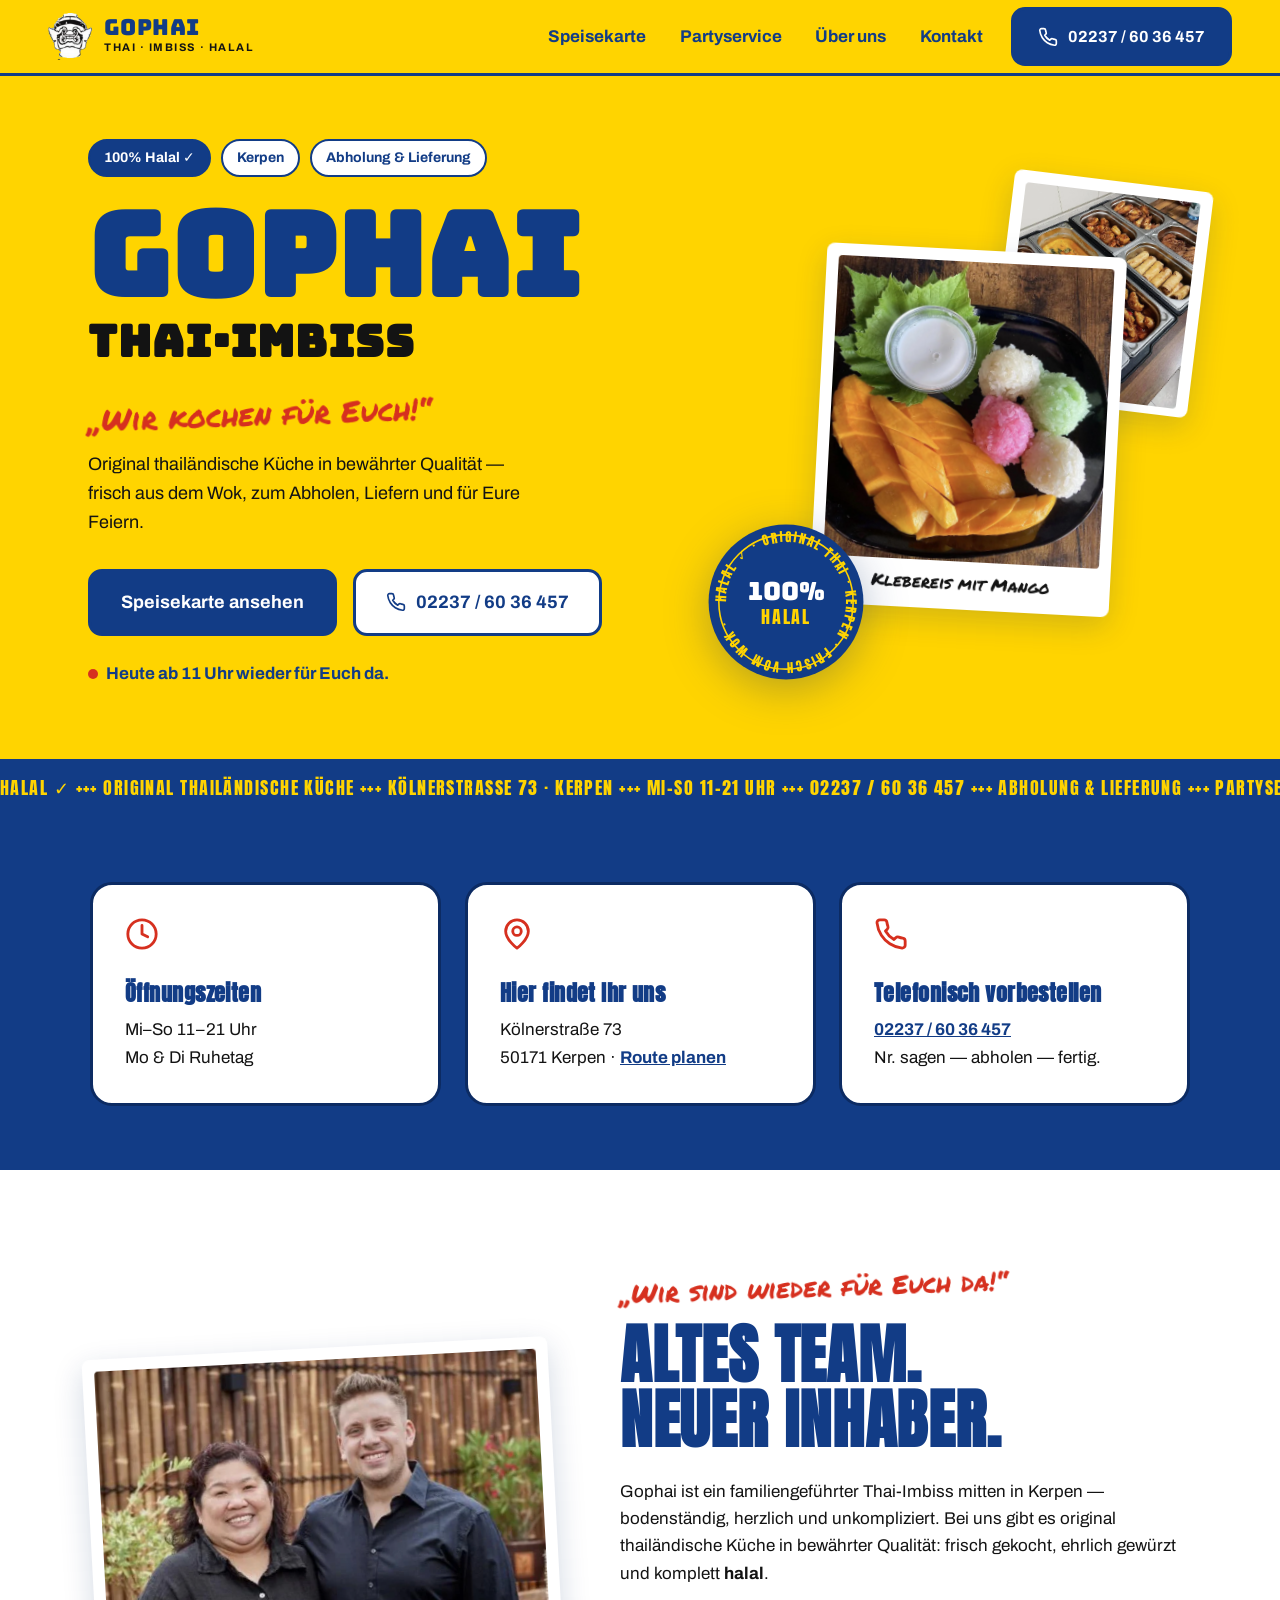
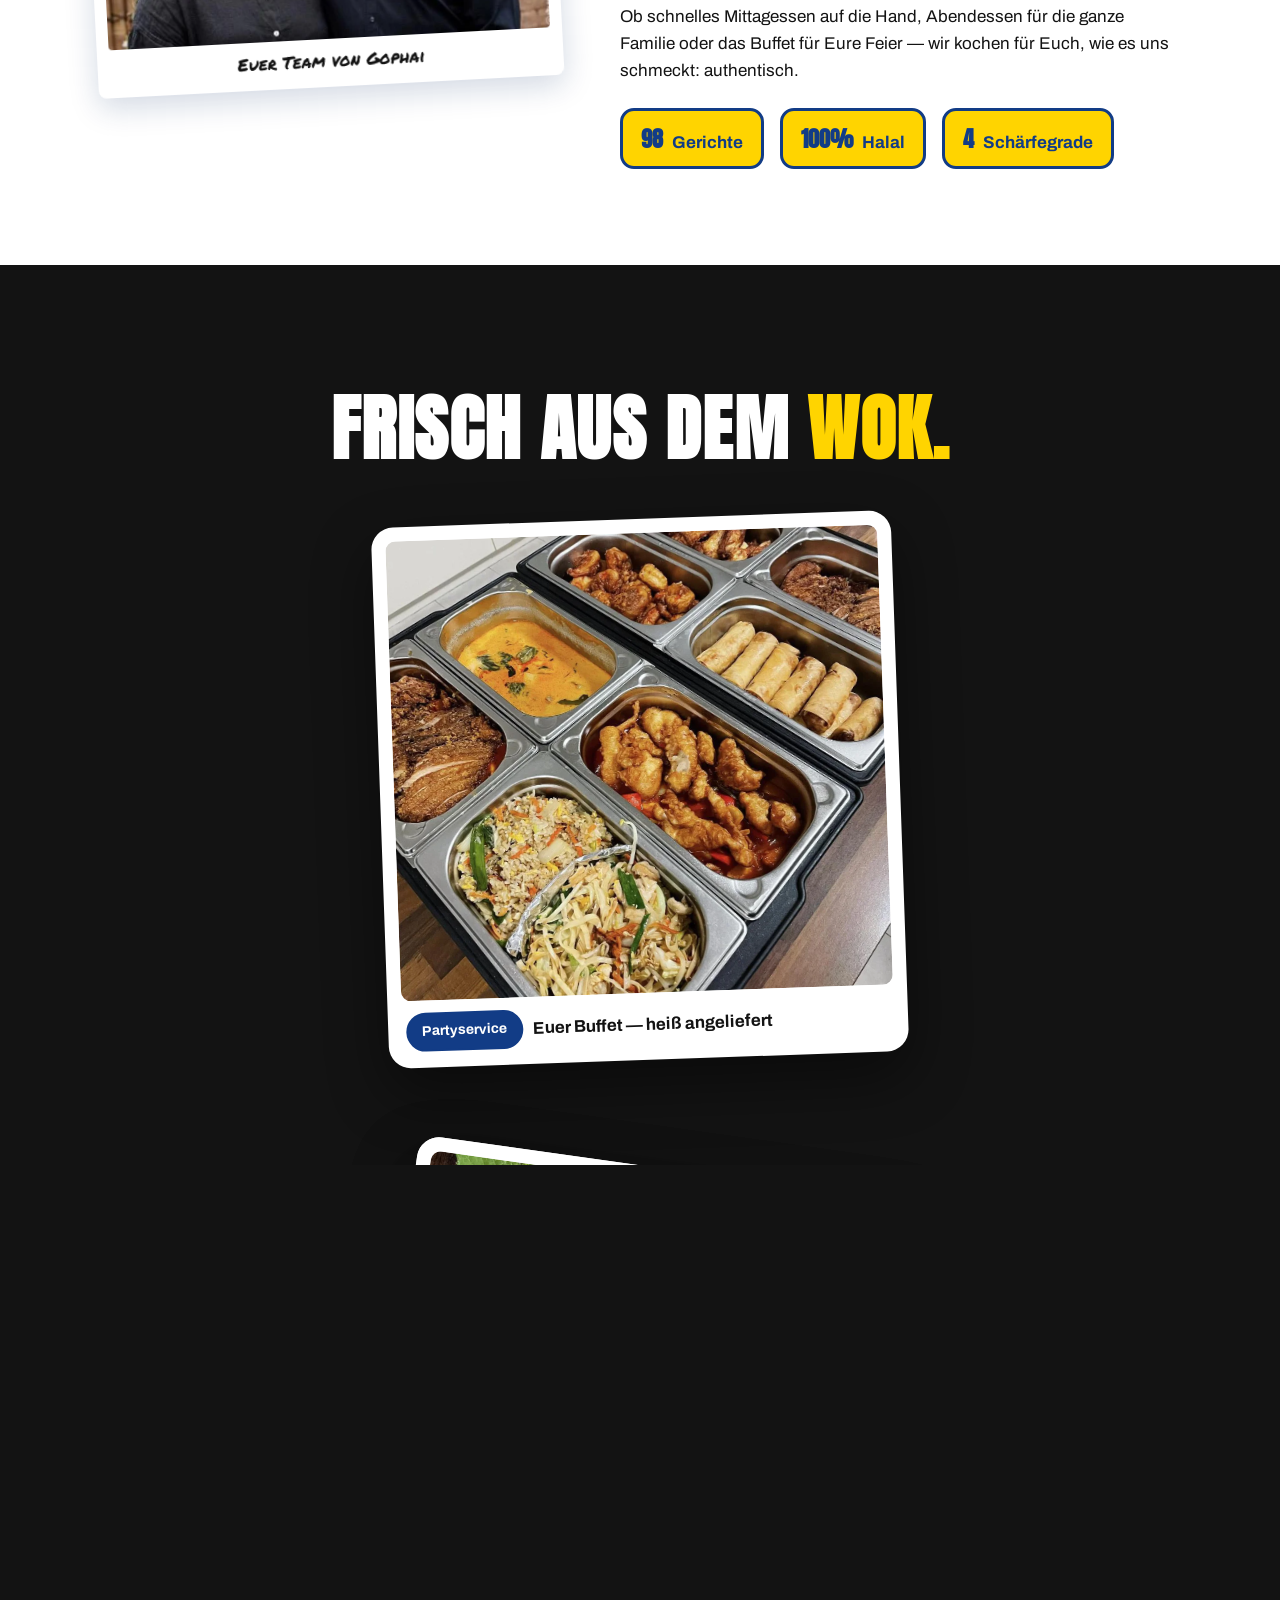
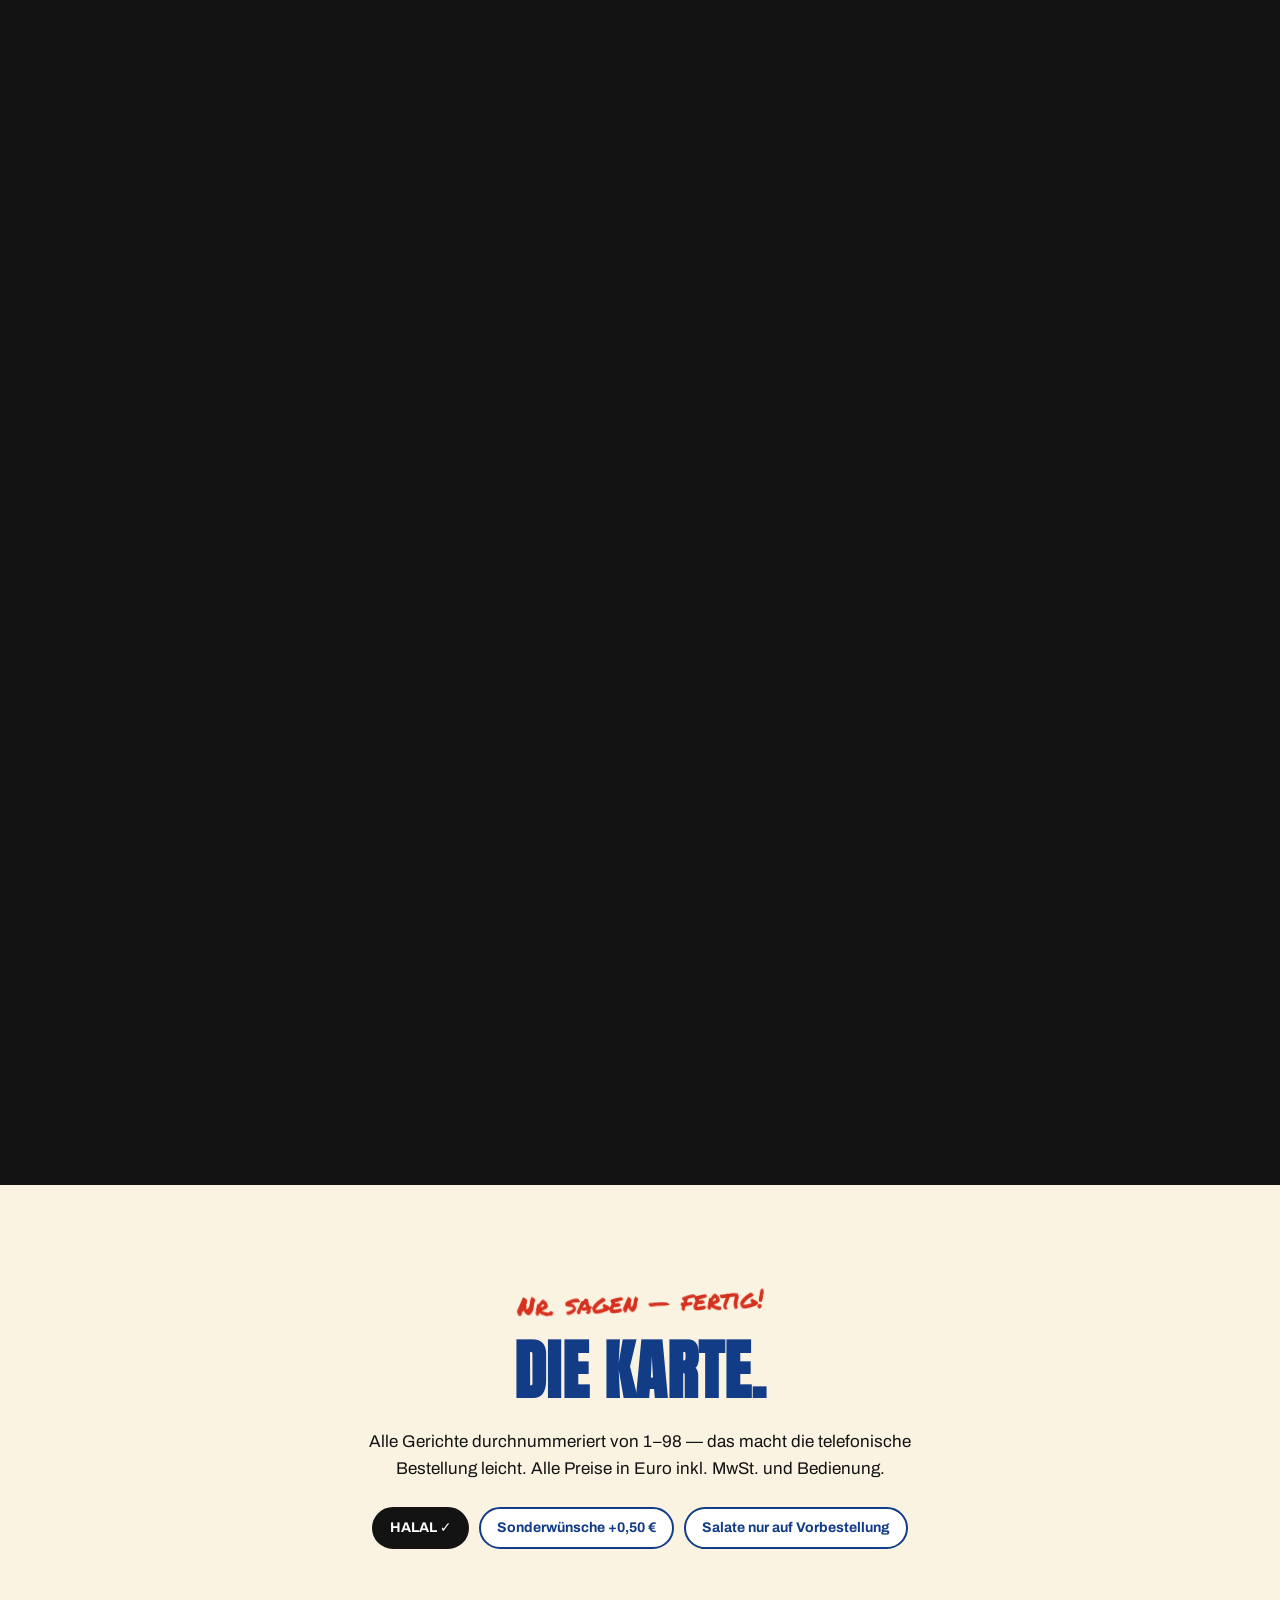
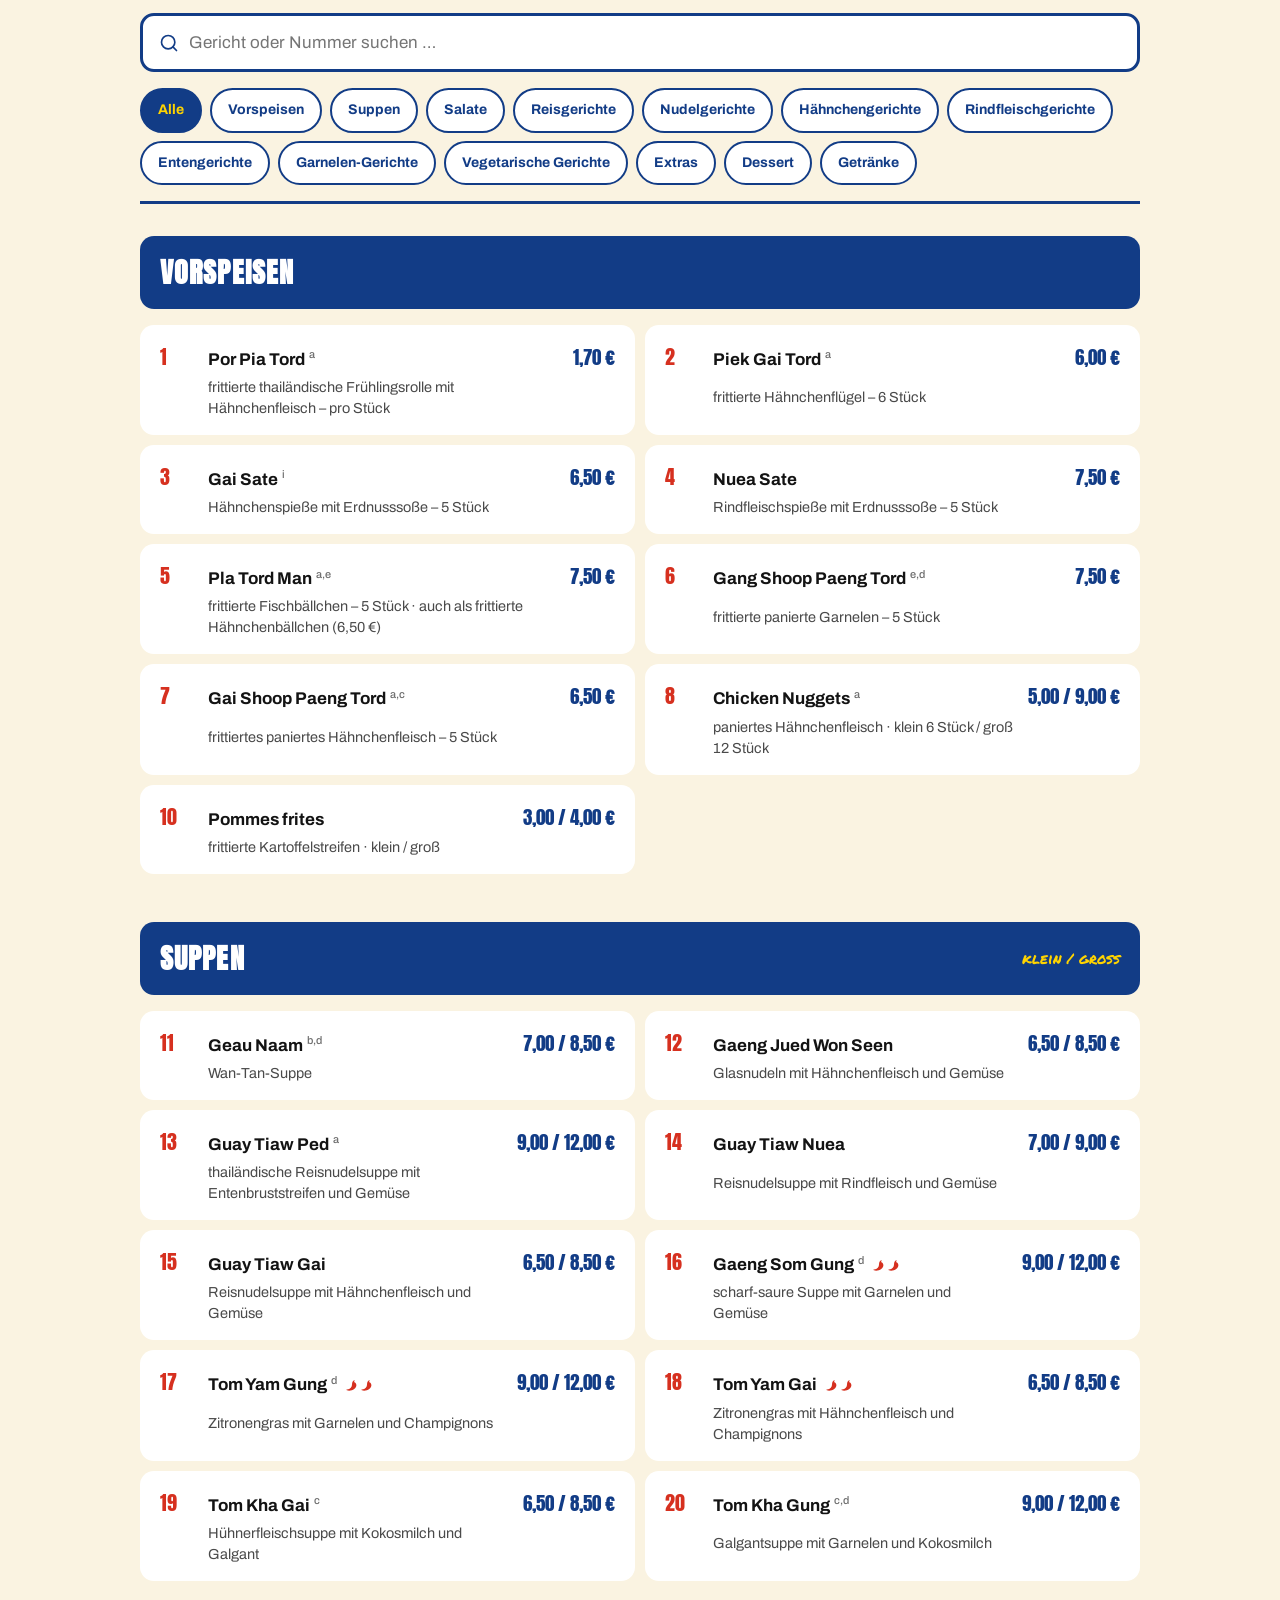
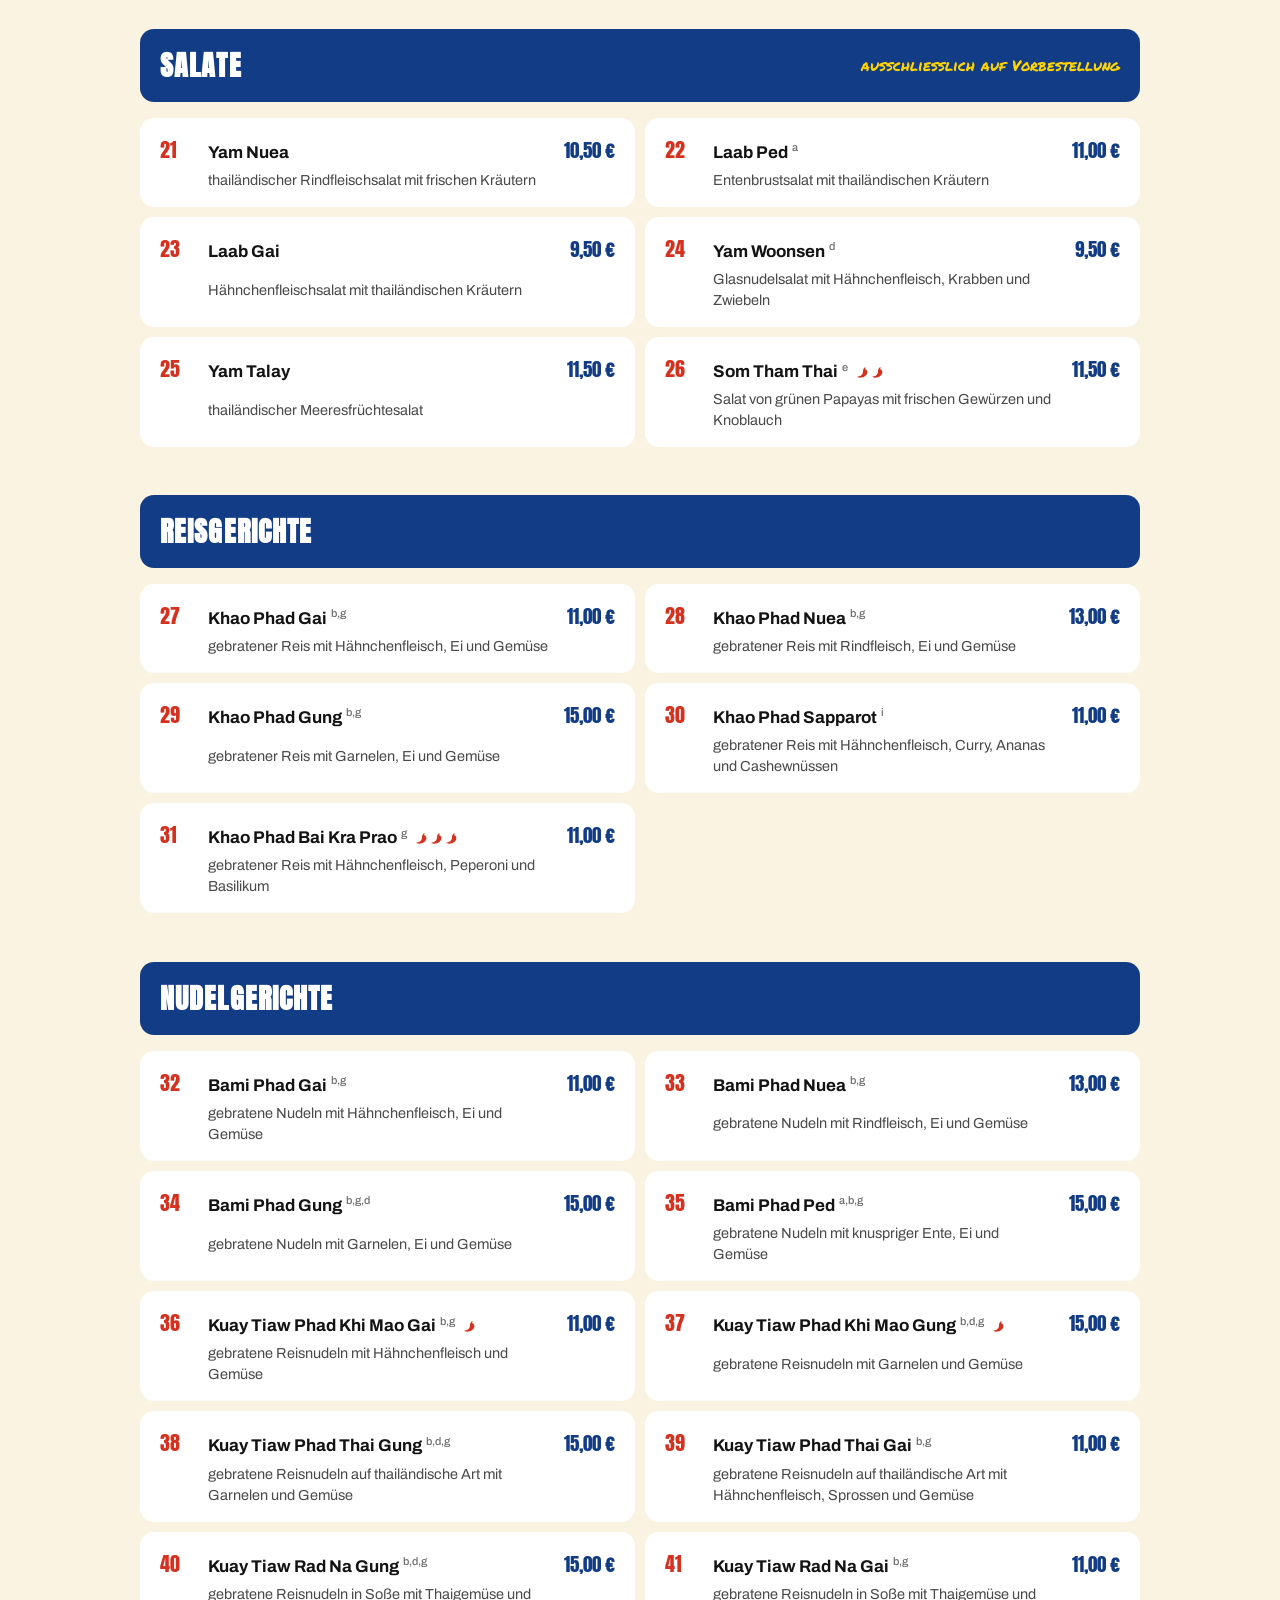
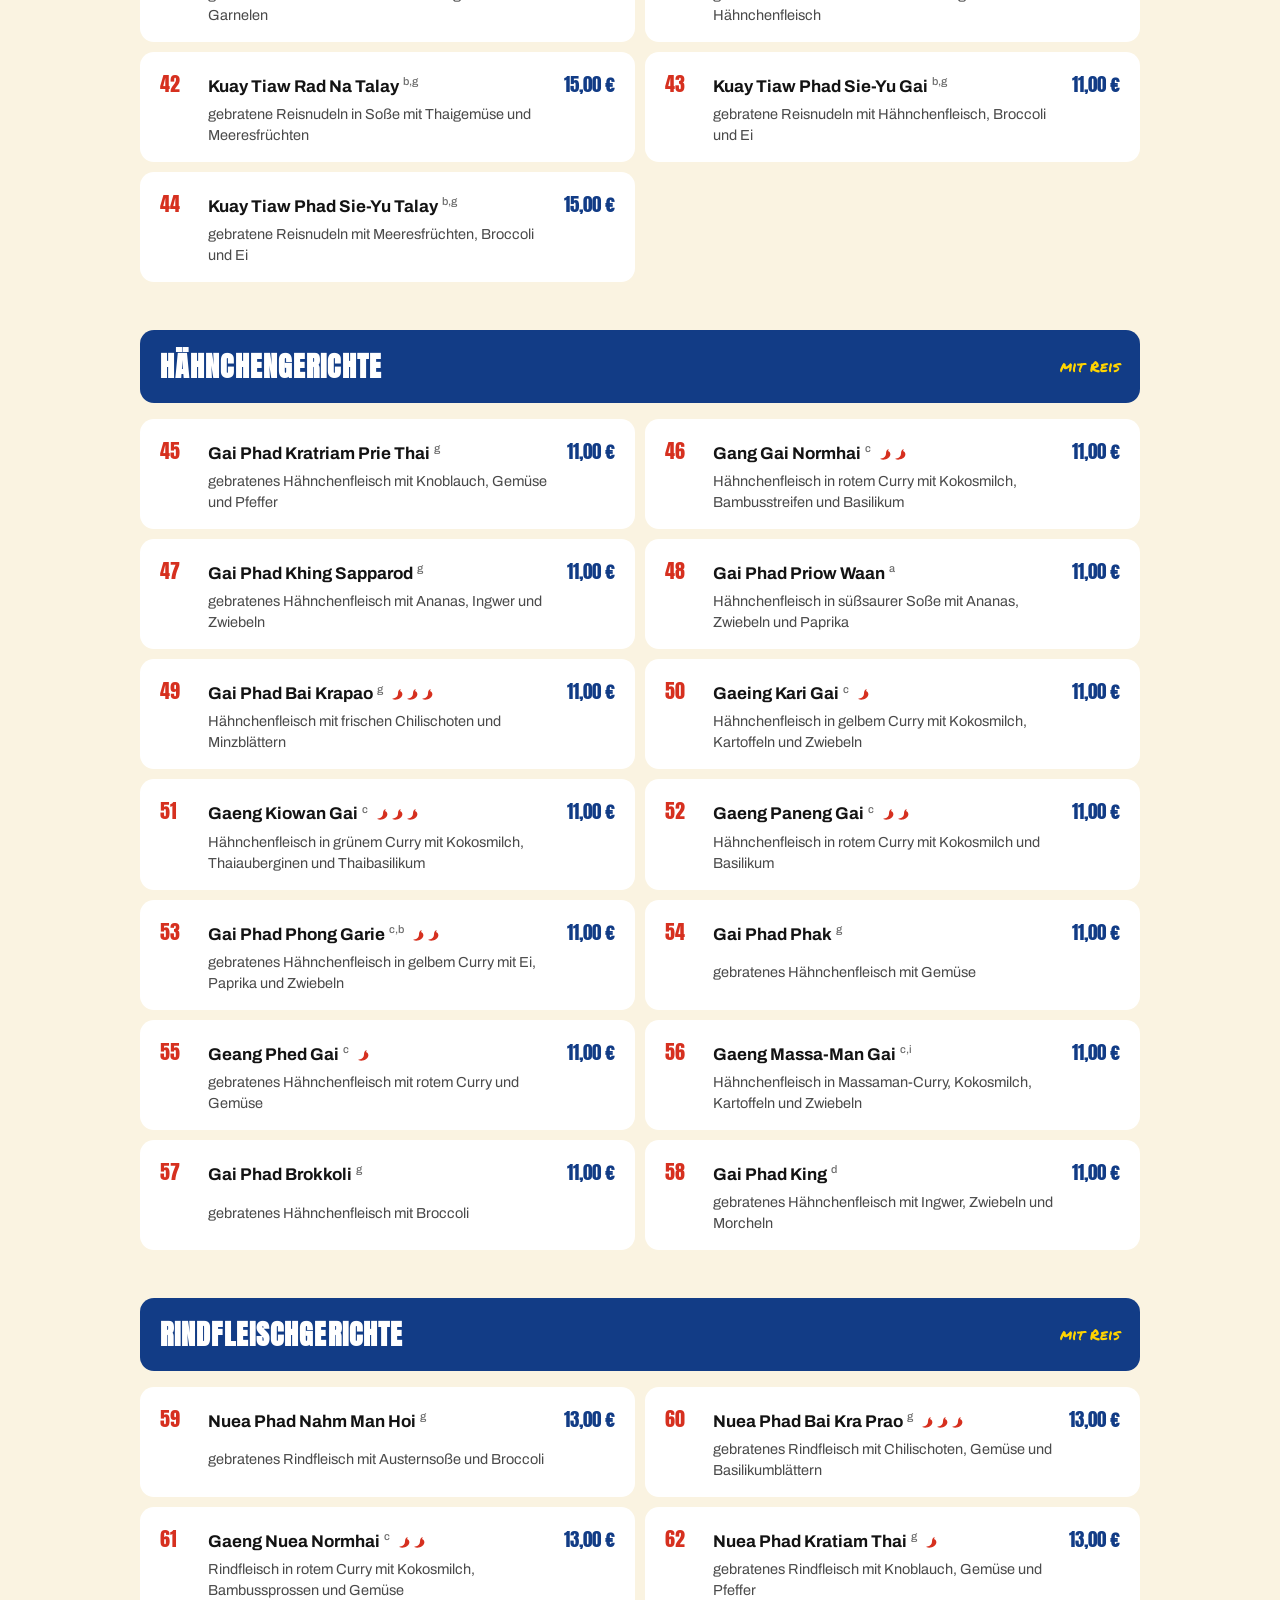
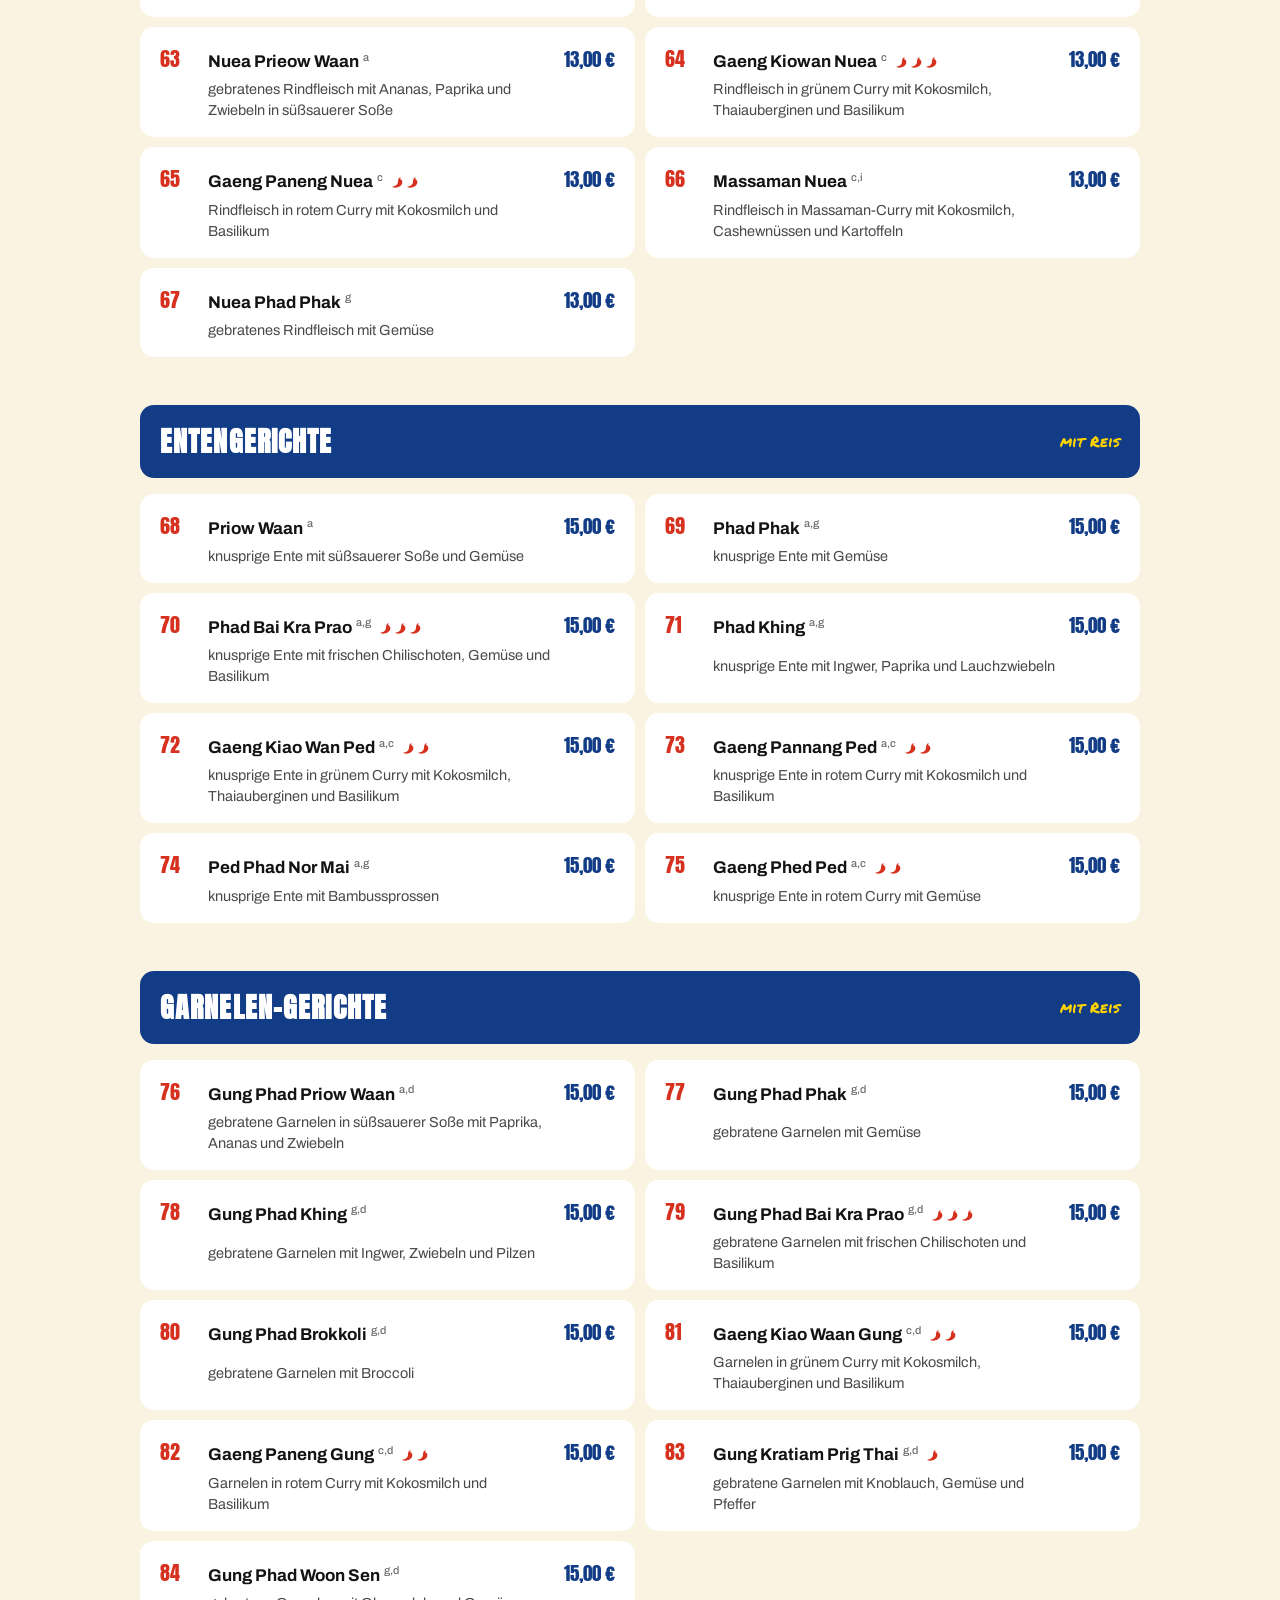
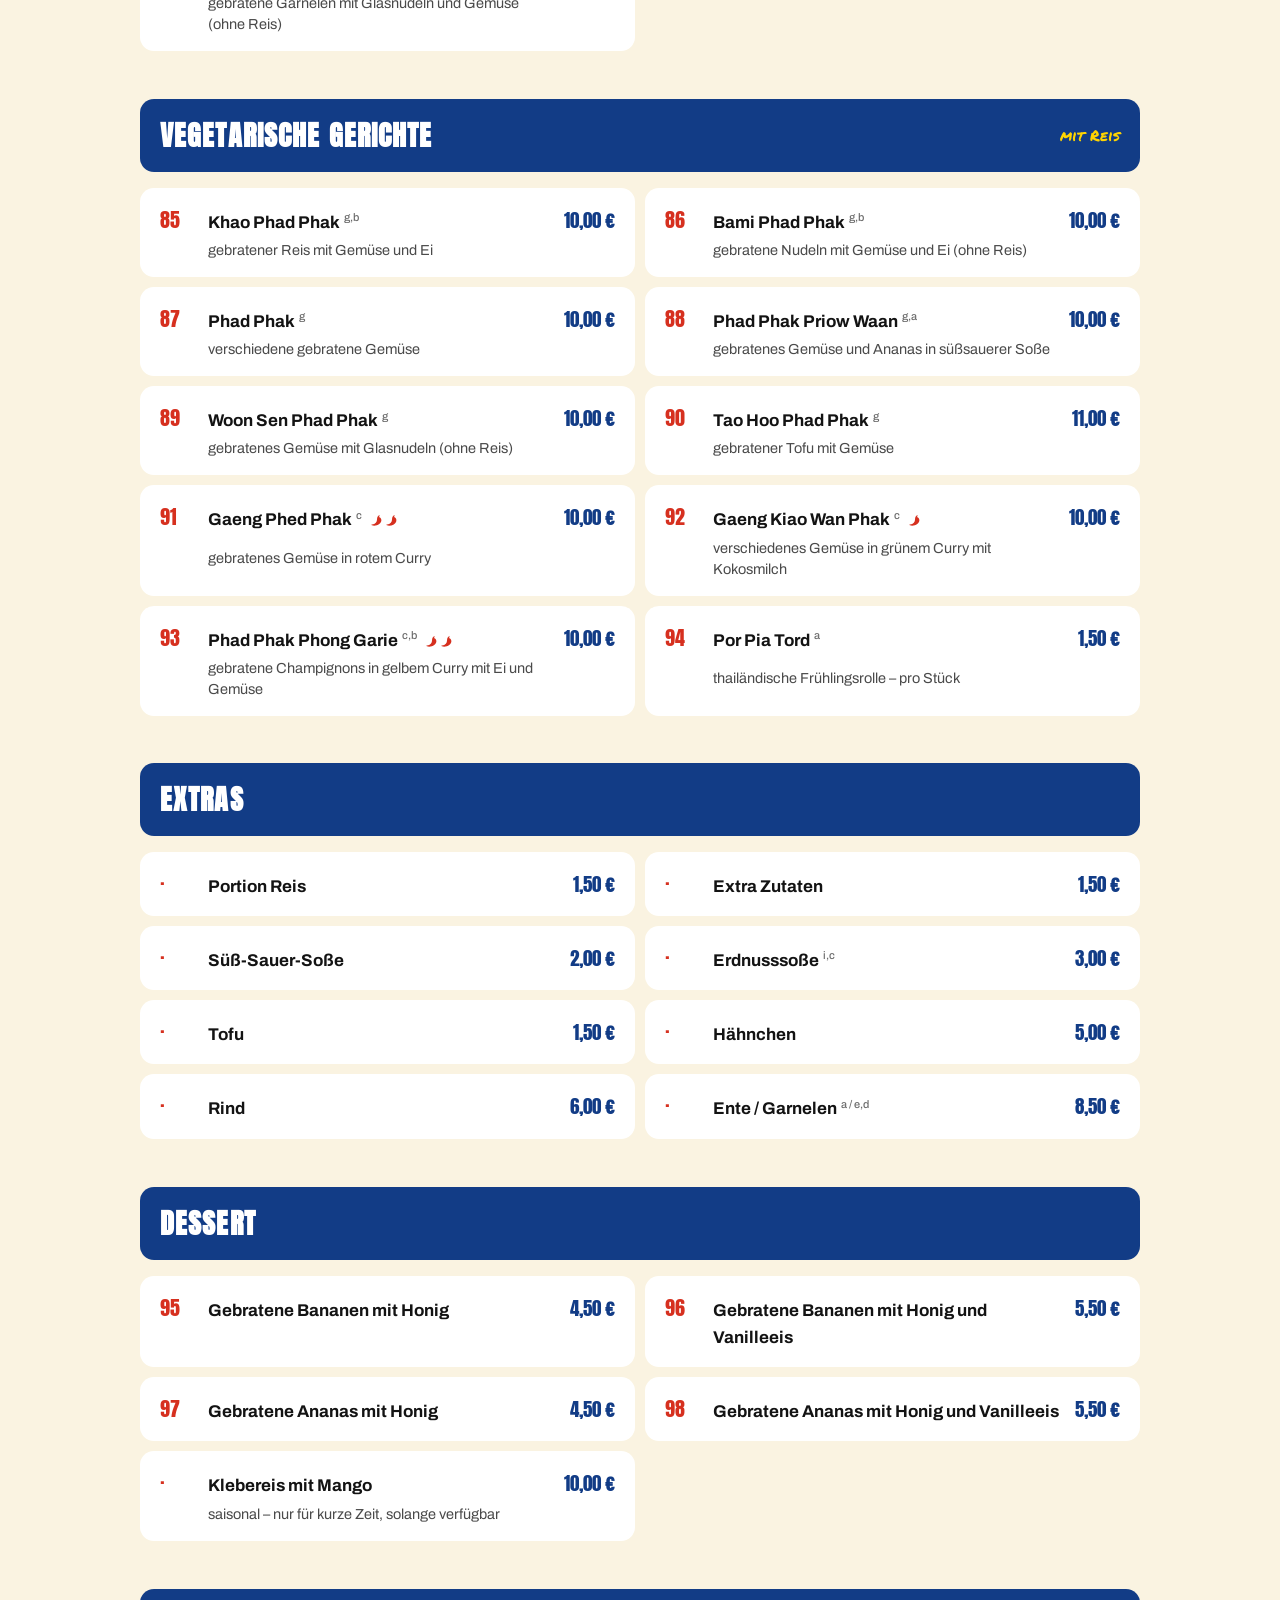
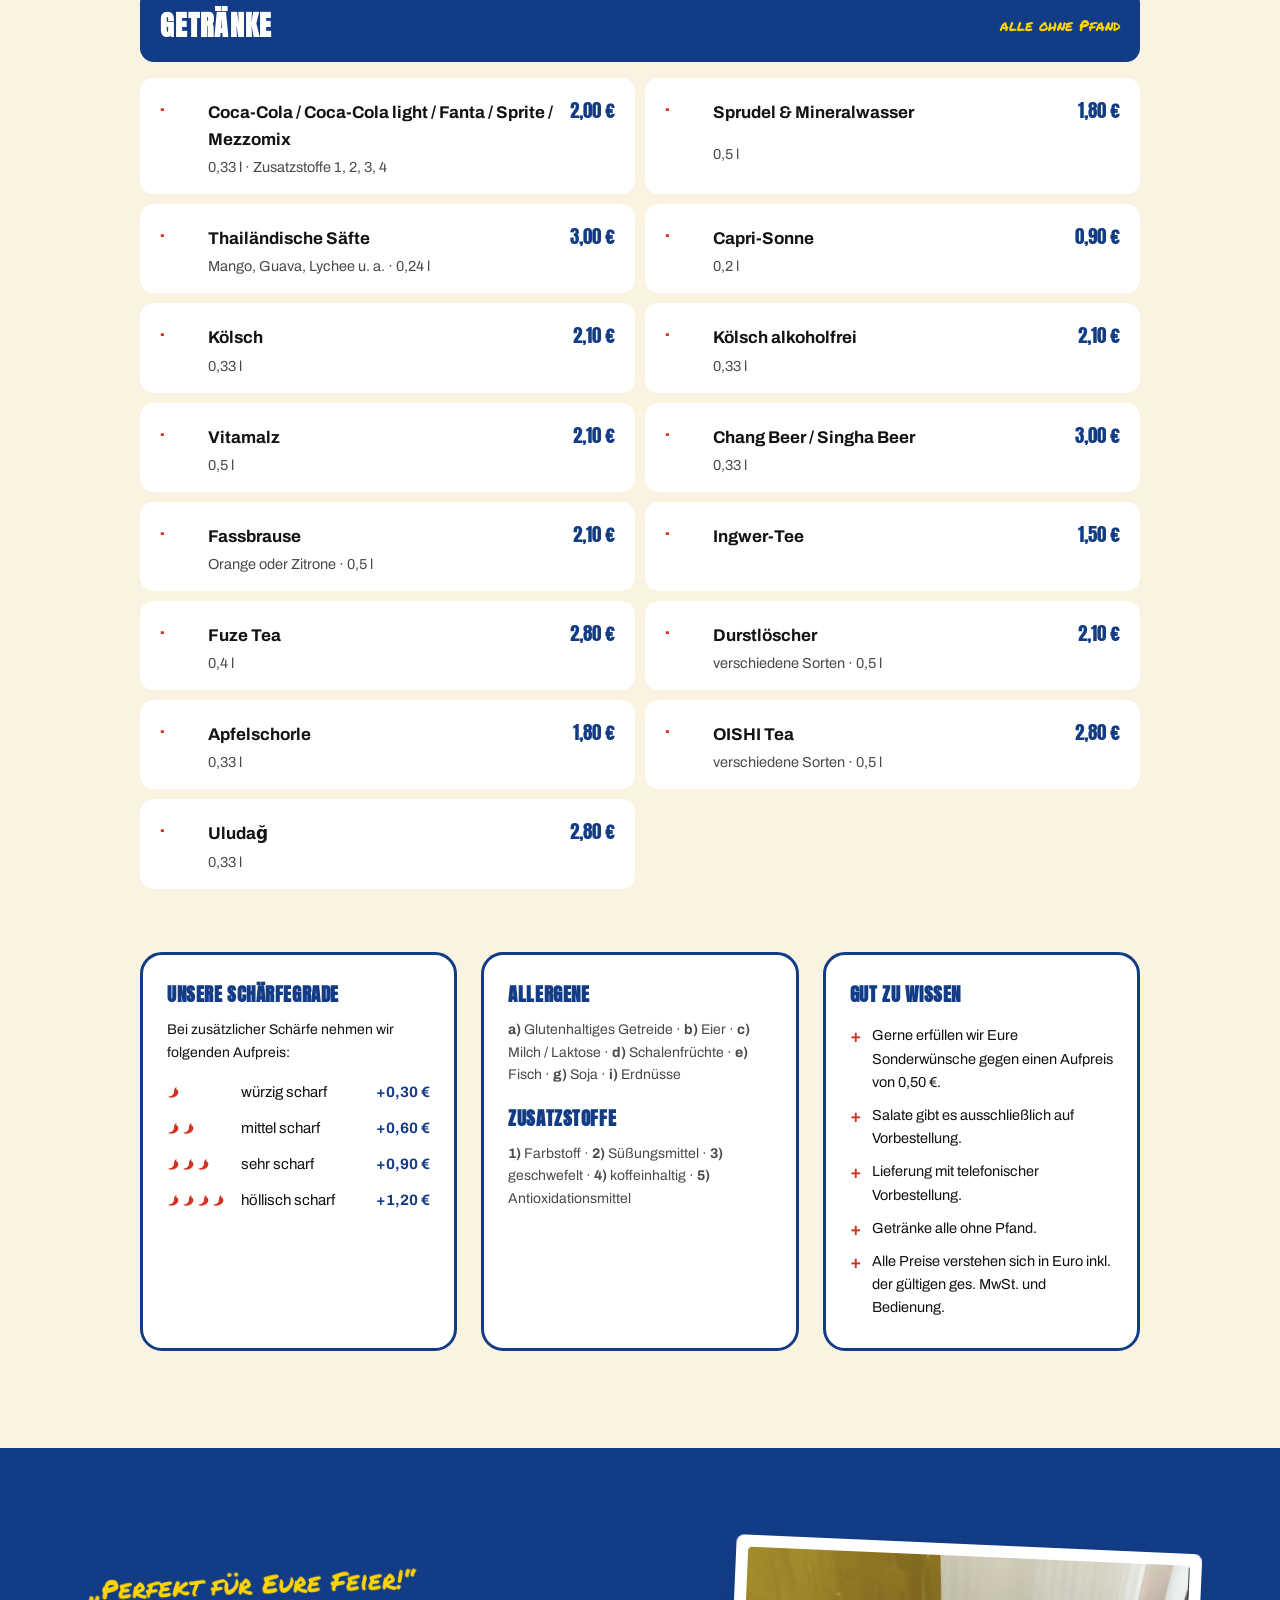
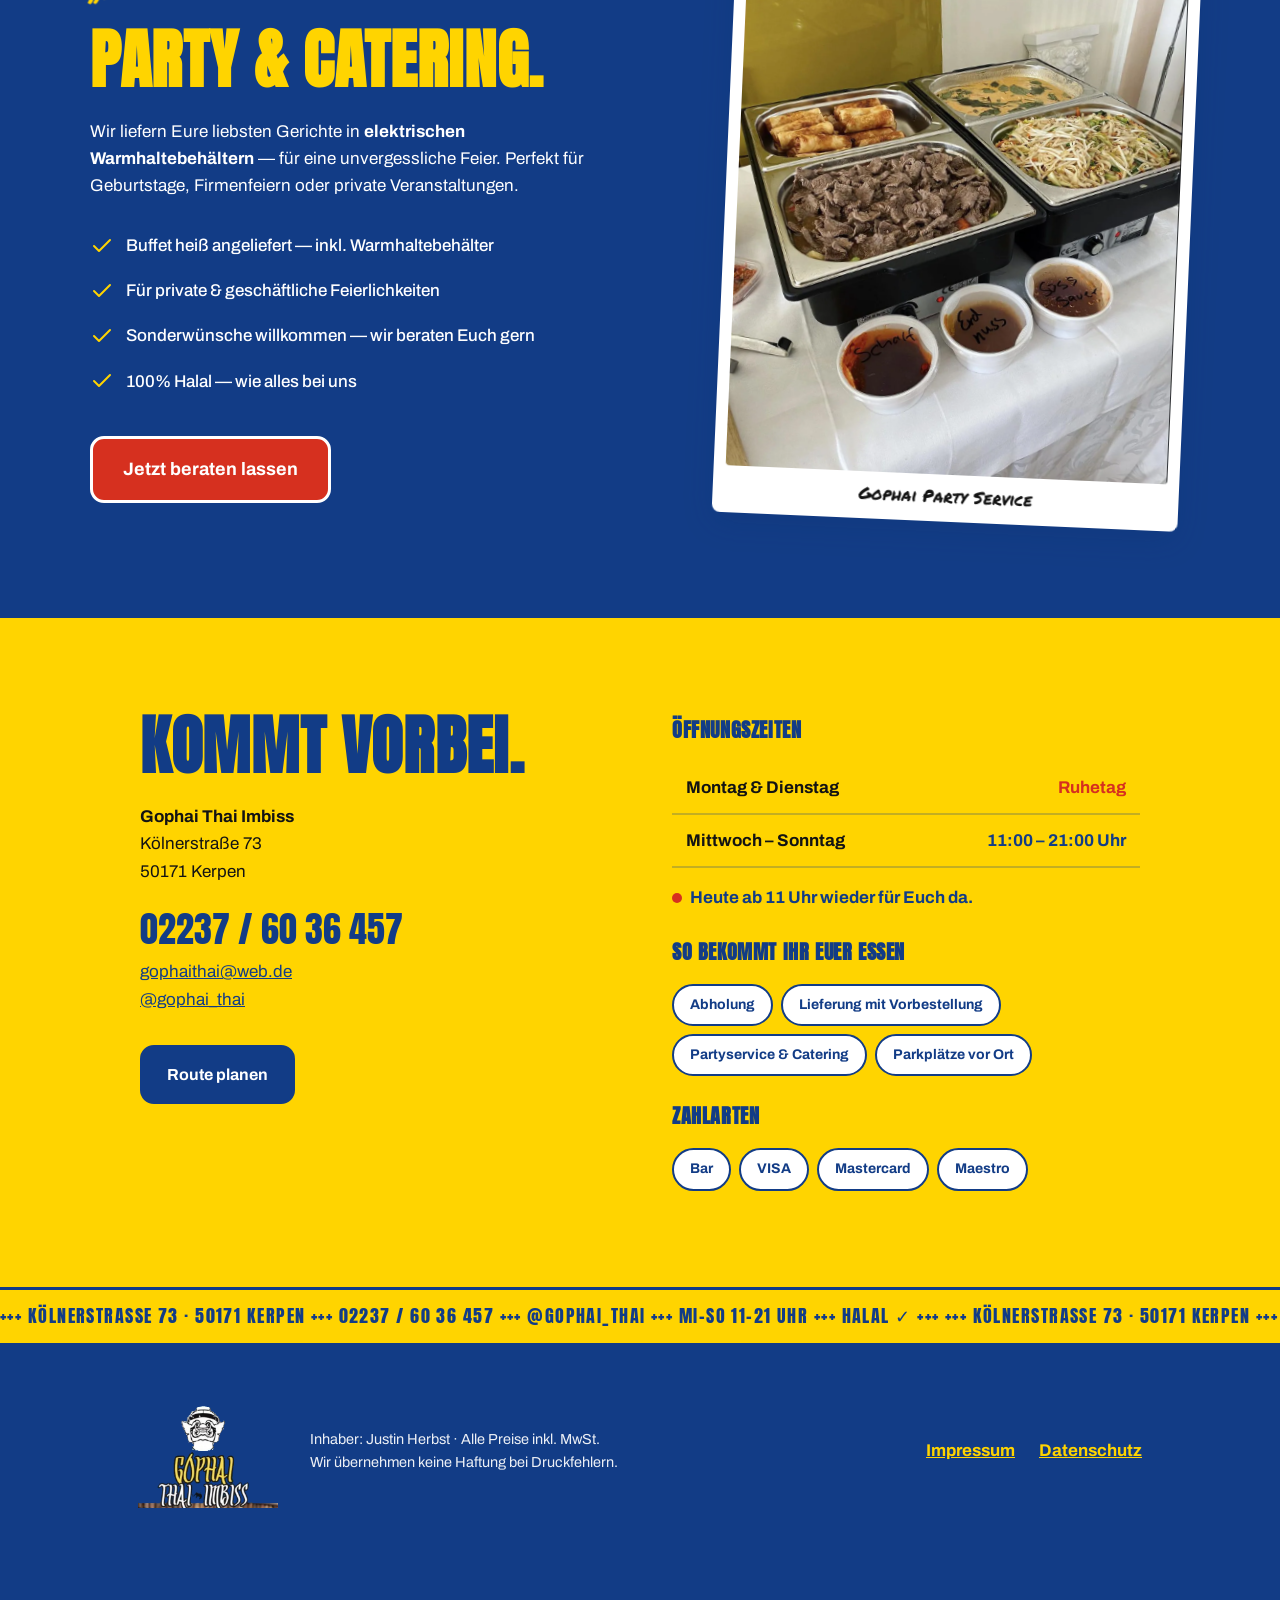
<file: index.html>
<!DOCTYPE html>
<html lang="de">
<head>
  <meta charset="UTF-8">
  <meta name="viewport" content="width=device-width, initial-scale=1">
  <title>Gophai Thai Imbiss · Kerpen — Original thailändische Küche · Halal</title>
  <meta name="description" content="Gophai Thai Imbiss in Kerpen: Original thailändische Küche in bewährter Qualität. 100% Halal. Abholung, Lieferung mit Vorbestellung & Partyservice. Kölnerstraße 73, 50171 Kerpen — 02237 / 60 36 457.">
  <meta property="og:title" content="Gophai Thai Imbiss · Kerpen">
  <meta property="og:description" content="Original thailändische Küche in bewährter Qualität. Halal · Abholung · Lieferung · Partyservice.">
  <meta property="og:type" content="website">
  <meta name="theme-color" content="#FFD400">
  <link rel="icon" type="image/png" href="assets/img/favicon.png">
  <link rel="preload" href="assets/fonts/bungee-latin-400-normal.woff2" as="font" type="font/woff2" crossorigin>
  <link rel="preload" href="assets/fonts/anton-latin-400-normal.woff2" as="font" type="font/woff2" crossorigin>
  <link rel="preload" href="assets/fonts/archivo-latin-400-normal.woff2" as="font" type="font/woff2" crossorigin>
  <link rel="stylesheet" href="css/style.css">
  <script type="application/ld+json">
  {
    "@context": "https://schema.org",
    "@type": "Restaurant",
    "name": "Gophai Thai Imbiss",
    "servesCuisine": "Thailändisch",
    "telephone": "+49 2237 6036457",
    "email": "gophaithai@web.de",
    "address": {
      "@type": "PostalAddress",
      "streetAddress": "Kölnerstraße 73",
      "postalCode": "50171",
      "addressLocality": "Kerpen",
      "addressCountry": "DE"
    },
    "openingHoursSpecification": [{
      "@type": "OpeningHoursSpecification",
      "dayOfWeek": ["Wednesday","Thursday","Friday","Saturday","Sunday"],
      "opens": "11:00",
      "closes": "21:00"
    }],
    "acceptsReservations": "False",
    "priceRange": "€"
  }
  </script>
</head>
<body>
  <a class="skip-link" href="#speisekarte">Zur Speisekarte springen</a>

  <!-- ───────────── Header ───────────── -->
  <header class="site-header" id="top">
    <a class="brand" href="#top" aria-label="Gophai Thai Imbiss – zum Seitenanfang">
      <img src="assets/img/mask.webp" alt="" width="41" height="44" class="brand__mask">
      <span class="brand__text">
        <span class="brand__name">Gophai</span>
        <span class="brand__sub">Thai · Imbiss · Halal</span>
      </span>
    </a>
    <nav class="main-nav" aria-label="Hauptnavigation">
      <a href="#speisekarte">Speisekarte</a>
      <a href="#partyservice">Partyservice</a>
      <a href="#ueber-uns">Über uns</a>
      <a href="#kontakt">Kontakt</a>
    </nav>
    <a class="btn btn--blue header-call" href="tel:+4922376036457">
      <svg class="ico" viewBox="0 0 24 24" fill="none" stroke="currentColor" stroke-width="2" stroke-linecap="round" stroke-linejoin="round" aria-hidden="true"><path d="M22 16.92v3a2 2 0 0 1-2.18 2 19.79 19.79 0 0 1-8.63-3.07 19.5 19.5 0 0 1-6-6 19.79 19.79 0 0 1-3.07-8.67A2 2 0 0 1 4.11 2h3a2 2 0 0 1 2 1.72c.127.96.361 1.903.7 2.81a2 2 0 0 1-.45 2.11L8.09 9.91a16 16 0 0 0 6 6l1.27-1.27a2 2 0 0 1 2.11-.45c.907.339 1.85.573 2.81.7A2 2 0 0 1 22 16.92z"/></svg>
      <span>02237 / 60 36 457</span>
    </a>
    <button class="nav-toggle" aria-label="Menü öffnen" aria-expanded="false" aria-controls="mobile-menu">
      <span></span><span></span><span></span>
    </button>
  </header>

  <!-- Mobile Overlay -->
  <div class="mobile-menu" id="mobile-menu" hidden>
    <nav aria-label="Mobile Navigation">
      <a href="#speisekarte">Speisekarte</a>
      <a href="#partyservice">Partyservice</a>
      <a href="#ueber-uns">Über uns</a>
      <a href="#kontakt">Kontakt</a>
    </nav>
    <a class="btn btn--yellow" href="tel:+4922376036457">
      <svg class="ico" viewBox="0 0 24 24" fill="none" stroke="currentColor" stroke-width="2" stroke-linecap="round" stroke-linejoin="round" aria-hidden="true"><path d="M22 16.92v3a2 2 0 0 1-2.18 2 19.79 19.79 0 0 1-8.63-3.07 19.5 19.5 0 0 1-6-6 19.79 19.79 0 0 1-3.07-8.67A2 2 0 0 1 4.11 2h3a2 2 0 0 1 2 1.72c.127.96.361 1.903.7 2.81a2 2 0 0 1-.45 2.11L8.09 9.91a16 16 0 0 0 6 6l1.27-1.27a2 2 0 0 1 2.11-.45c.907.339 1.85.573 2.81.7A2 2 0 0 1 22 16.92z"/></svg>
      Jetzt anrufen
    </a>
    <p class="mobile-menu__hours" data-hours-today>Mi–So 11–21 Uhr · Mo & Di Ruhetag</p>
  </div>

  <main id="main">
    <!-- ───────────── Hero ───────────── -->
    <section class="hero" aria-label="Gophai Thai Imbiss Kerpen">
      <div class="hero__inner">
        <div class="hero__copy">
          <p class="hero__eyebrow anim-hero">
            <span class="chip chip--blue">100% Halal ✓</span>
            <span class="chip">Kerpen</span>
            <span class="chip">Abholung &amp; Lieferung</span>
          </p>
          <h1 class="hero__title" aria-label="Gophai Thai Imbiss">
            <span class="hero__title-line"><span class="hero__word" data-split>GOPHAI</span></span>
            <span class="hero__title-line hero__title-line--sub"><span class="hero__word" data-split>THAI·IMBISS</span></span>
          </h1>
          <p class="hero__scribble anim-hero">„Wir kochen für Euch!“</p>
          <p class="hero__lead anim-hero">Original thailändische Küche in bewährter Qualität — frisch aus dem Wok, zum Abholen, Liefern und für Eure Feiern.</p>
          <div class="hero__cta anim-hero">
            <a class="btn btn--blue btn--big" href="#speisekarte">Speisekarte ansehen</a>
            <a class="btn btn--outline btn--big" href="tel:+4922376036457">
              <svg class="ico" viewBox="0 0 24 24" fill="none" stroke="currentColor" stroke-width="2" stroke-linecap="round" stroke-linejoin="round" aria-hidden="true"><path d="M22 16.92v3a2 2 0 0 1-2.18 2 19.79 19.79 0 0 1-8.63-3.07 19.5 19.5 0 0 1-6-6 19.79 19.79 0 0 1-3.07-8.67A2 2 0 0 1 4.11 2h3a2 2 0 0 1 2 1.72c.127.96.361 1.903.7 2.81a2 2 0 0 1-.45 2.11L8.09 9.91a16 16 0 0 0 6 6l1.27-1.27a2 2 0 0 1 2.11-.45c.907.339 1.85.573 2.81.7A2 2 0 0 1 22 16.92z"/></svg>
              02237 / 60 36 457
            </a>
          </div>
          <p class="hero__status anim-hero" data-open-status aria-live="polite"></p>
        </div>
        <div class="hero__visual">
          <figure class="polaroid polaroid--main anim-hero">
            <img src="assets/img/mango.webp" alt="Klebereis mit frischer Mango auf schwarzem Teller" width="380" height="414" loading="eager">
            <figcaption>Klebereis mit Mango</figcaption>
          </figure>
          <figure class="polaroid polaroid--accent anim-hero">
            <img src="assets/img/buffet.webp" alt="Thailändisches Buffet mit Currys, Frühlingsrollen und gebratenem Reis" width="380" height="447" loading="eager">
          </figure>
          <div class="hero__seal" aria-hidden="true">
            <svg class="seal-ring" viewBox="0 0 200 200">
              <defs>
                <path id="seal-path" d="M100,100 m-76,0 a76,76 0 1,1 152,0 a76,76 0 1,1 -152,0"></path>
              </defs>
              <circle cx="100" cy="100" r="98" fill="#123C86"></circle>
              <circle cx="100" cy="100" r="85" fill="none" stroke="#FFD400" stroke-width="2"></circle>
              <text fill="#FFD400" font-family="Anton, sans-serif" font-size="16" letter-spacing="2.6">
                <textPath href="#seal-path" startOffset="0">HALAL ✓ · ORIGINAL THAI · KERPEN · FRISCH VOM WOK · </textPath>
              </text>
            </svg>
            <div class="seal-core"><span>100%</span><span>Halal</span></div>
          </div>
        </div>
      </div>
      <div class="marquee" aria-hidden="true">
        <div class="marquee__track">
          <span>HALAL ✓ +++ ORIGINAL THAILÄNDISCHE KÜCHE +++ KÖLNERSTRASSE 73 · KERPEN +++ MI–SO 11–21 UHR +++ 02237 / 60 36 457 +++ ABHOLUNG &amp; LIEFERUNG +++ PARTYSERVICE +++&nbsp;</span>
          <span>HALAL ✓ +++ ORIGINAL THAILÄNDISCHE KÜCHE +++ KÖLNERSTRASSE 73 · KERPEN +++ MI–SO 11–21 UHR +++ 02237 / 60 36 457 +++ ABHOLUNG &amp; LIEFERUNG +++ PARTYSERVICE +++&nbsp;</span>
        </div>
      </div>
    </section>

    <!-- ───────────── Schnell-Infos ───────────── -->
    <section class="quick-info" aria-label="Wichtige Informationen">
      <div class="quick-info__grid">
        <div class="qcard anim-up">
          <svg class="ico ico--big" viewBox="0 0 24 24" fill="none" stroke="currentColor" stroke-width="2" stroke-linecap="round" stroke-linejoin="round" aria-hidden="true"><circle cx="12" cy="12" r="10"/><polyline points="12 6 12 12 16 14"/></svg>
          <h3>Öffnungszeiten</h3>
          <p>Mi–So 11–21 Uhr<br>Mo &amp; Di Ruhetag</p>
        </div>
        <div class="qcard anim-up">
          <svg class="ico ico--big" viewBox="0 0 24 24" fill="none" stroke="currentColor" stroke-width="2" stroke-linecap="round" stroke-linejoin="round" aria-hidden="true"><path d="M20 10c0 6-8 12-8 12s-8-6-8-12a8 8 0 0 1 16 0Z"/><circle cx="12" cy="10" r="3"/></svg>
          <h3>Hier findet Ihr uns</h3>
          <p>Kölnerstraße 73<br>50171 Kerpen · <a href="https://www.google.com/maps/search/?api=1&amp;query=Gophai+Thai+Imbiss+K%C3%B6lnerstra%C3%9Fe+73+50171+Kerpen" target="_blank" rel="noopener">Route planen</a></p>
        </div>
        <div class="qcard anim-up">
          <svg class="ico ico--big" viewBox="0 0 24 24" fill="none" stroke="currentColor" stroke-width="2" stroke-linecap="round" stroke-linejoin="round" aria-hidden="true"><path d="M22 16.92v3a2 2 0 0 1-2.18 2 19.79 19.79 0 0 1-8.63-3.07 19.5 19.5 0 0 1-6-6 19.79 19.79 0 0 1-3.07-8.67A2 2 0 0 1 4.11 2h3a2 2 0 0 1 2 1.72c.127.96.361 1.903.7 2.81a2 2 0 0 1-.45 2.11L8.09 9.91a16 16 0 0 0 6 6l1.27-1.27a2 2 0 0 1 2.11-.45c.907.339 1.85.573 2.81.7A2 2 0 0 1 22 16.92z"/></svg>
          <h3>Telefonisch vorbestellen</h3>
          <p><a href="tel:+4922376036457">02237 / 60 36 457</a><br>Nr. sagen — abholen — fertig.</p>
        </div>
      </div>
    </section>

    <!-- ───────────── Über uns ───────────── -->
    <section class="about" id="ueber-uns">
      <div class="about__inner">
        <figure class="polaroid polaroid--team anim-up">
          <img src="assets/img/team.webp" alt="Das Gophai-Team: zwei lächelnde Menschen vor einer Bambuswand" width="674" height="426" loading="lazy">
          <figcaption>Euer Team von Gophai</figcaption>
        </figure>
        <div class="about__copy">
          <p class="scribble scribble--red anim-up">„Wir sind wieder für Euch da!“</p>
          <h2 class="section-title anim-up">Altes Team.<br>Neuer Inhaber.</h2>
          <p class="anim-up">Gophai ist ein familiengeführter Thai-Imbiss mitten in Kerpen — bodenständig, herzlich und unkompliziert. Bei uns gibt es original thailändische Küche in bewährter Qualität: frisch gekocht, ehrlich gewürzt und komplett <strong>halal</strong>.</p>
          <p class="anim-up">Ob schnelles Mittagessen auf die Hand, Abendessen für die ganze Familie oder das Buffet für Eure Feier — wir kochen für Euch, wie es uns schmeckt: authentisch.</p>
          <ul class="fact-chips anim-up">
            <li><strong>98</strong> Gerichte</li>
            <li><strong>100%</strong> Halal</li>
            <li><strong>4</strong> Schärfegrade</li>
          </ul>
        </div>
      </div>
    </section>

    <!-- ───────────── Foto-Stack (gepinnt) ───────────── -->
    <section class="showcase" aria-label="Einblicke in unsere Küche">
      <div class="showcase__pin">
        <h2 class="showcase__title">Frisch aus dem <span>Wok.</span></h2>
        <div class="showcase__stack">
          <figure class="showcase__card" data-stack-card>
            <img src="assets/img/buffet.webp" alt="Buffet mit Currys, Frühlingsrollen, gebratenem Reis und weiteren Thai-Gerichten in Warmhaltebehältern" width="1166" height="1372" loading="lazy">
            <figcaption><span class="chip chip--blue">Partyservice</span> Euer Buffet — heiß angeliefert</figcaption>
          </figure>
          <figure class="showcase__card" data-stack-card>
            <img src="assets/img/catering.webp" alt="Chafing-Dishes mit Frühlingsrollen, Rindfleisch und Pad Thai, davor drei Soßen" width="1199" height="1408" loading="lazy">
            <figcaption><span class="chip chip--blue">Catering</span> Mit Warmhaltebehältern &amp; Soßen</figcaption>
          </figure>
          <figure class="showcase__card" data-stack-card>
            <img src="assets/img/mango.webp" alt="Klebereis in vier Farben mit frischer Mango und Kokosmilch" width="1187" height="1292" loading="lazy">
            <figcaption><span class="chip chip--blue">Saisonal</span> Klebereis mit Mango</figcaption>
          </figure>
        </div>
      </div>
    </section>

    <!-- ───────────── Speisekarte ───────────── -->
    <section class="menu" id="speisekarte">
      <header class="menu__head">
        <p class="scribble anim-up">Nr. sagen — fertig!</p>
        <h2 class="section-title anim-up">Die Karte.</h2>
        <p class="menu__sub anim-up">Alle Gerichte durchnummeriert von 1–98 — das macht die telefonische Bestellung leicht. Alle Preise in Euro inkl. MwSt. und Bedienung.</p>
        <div class="menu__badges anim-up">
          <span class="badge badge--halal">HALAL ✓</span>
          <span class="badge">Sonderwünsche +0,50&nbsp;€</span>
          <span class="badge">Salate nur auf Vorbestellung</span>
        </div>
      </header>

      <div class="menu__toolbar" role="group" aria-label="Speisekarte filtern">
        <div class="menu__search">
          <svg class="ico" viewBox="0 0 24 24" fill="none" stroke="currentColor" stroke-width="2" stroke-linecap="round" stroke-linejoin="round" aria-hidden="true"><circle cx="11" cy="11" r="8"/><path d="m21 21-4.3-4.3"/></svg>
          <input type="search" id="menu-search" placeholder="Gericht oder Nummer suchen …" aria-label="Speisekarte durchsuchen">
        </div>
        <div class="menu__filters" id="menu-filters" role="tablist" aria-label="Kategorien"></div>
      </div>

      <div class="menu__list" id="menu-list" aria-live="polite"></div>

      <aside class="menu__legend anim-up">
        <div class="legend-block">
          <h3>Unsere Schärfegrade</h3>
          <p class="legend-block__hint">Bei zusätzlicher Schärfe nehmen wir folgenden Aufpreis:</p>
          <ul class="spice-legend" id="spice-legend"></ul>
        </div>
        <div class="legend-block">
          <h3>Allergene</h3>
          <p id="allergens-legend" class="legend-inline"></p>
          <h3>Zusatzstoffe</h3>
          <p id="additives-legend" class="legend-inline"></p>
        </div>
        <div class="legend-block">
          <h3>Gut zu wissen</h3>
          <ul class="notes-list">
            <li>Gerne erfüllen wir Eure Sonderwünsche gegen einen Aufpreis von 0,50&nbsp;€.</li>
            <li>Salate gibt es ausschließlich auf Vorbestellung.</li>
            <li>Lieferung mit telefonischer Vorbestellung.</li>
            <li>Getränke alle ohne Pfand.</li>
            <li>Alle Preise verstehen sich in Euro inkl. der gültigen ges. MwSt. und Bedienung.</li>
          </ul>
        </div>
      </aside>
    </section>

    <!-- ───────────── Partyservice ───────────── -->
    <section class="party" id="partyservice">
      <div class="party__inner">
        <div class="party__copy">
          <p class="scribble scribble--yellow anim-up">„Perfekt für Eure Feier!“</p>
          <h2 class="section-title section-title--onblue anim-up">Party &amp; Catering.</h2>
          <p class="anim-up">Wir liefern Eure liebsten Gerichte in <strong>elektrischen Warmhaltebehältern</strong> — für eine unvergessliche Feier. Perfekt für Geburtstage, Firmenfeiern oder private Veranstaltungen.</p>
          <ul class="party__features anim-up">
            <li>
              <svg class="ico" viewBox="0 0 24 24" fill="none" stroke="currentColor" stroke-width="2" stroke-linecap="round" stroke-linejoin="round" aria-hidden="true"><path d="M20 6 9 17l-5-5"/></svg>
              Buffet heiß angeliefert — inkl. Warmhaltebehälter
            </li>
            <li>
              <svg class="ico" viewBox="0 0 24 24" fill="none" stroke="currentColor" stroke-width="2" stroke-linecap="round" stroke-linejoin="round" aria-hidden="true"><path d="M20 6 9 17l-5-5"/></svg>
              Für private &amp; geschäftliche Feierlichkeiten
            </li>
            <li>
              <svg class="ico" viewBox="0 0 24 24" fill="none" stroke="currentColor" stroke-width="2" stroke-linecap="round" stroke-linejoin="round" aria-hidden="true"><path d="M20 6 9 17l-5-5"/></svg>
              Sonderwünsche willkommen — wir beraten Euch gern
            </li>
            <li>
              <svg class="ico" viewBox="0 0 24 24" fill="none" stroke="currentColor" stroke-width="2" stroke-linecap="round" stroke-linejoin="round" aria-hidden="true"><path d="M20 6 9 17l-5-5"/></svg>
              100% Halal — wie alles bei uns
            </li>
          </ul>
          <a class="btn btn--red btn--big anim-up" href="tel:+4922376036457">Jetzt beraten lassen</a>
        </div>
        <figure class="polaroid polaroid--party anim-up">
          <img src="assets/img/catering.webp" alt="Catering-Buffet mit Chafing-Dishes und hausgemachten Soßen auf weißer Tischdecke" width="1199" height="1408" loading="lazy">
          <figcaption>Gophai Party Service</figcaption>
        </figure>
      </div>
    </section>

    <!-- ───────────── Kontakt ───────────── -->
    <section class="contact" id="kontakt">
      <div class="contact__inner">
        <div class="contact__block anim-up">
          <h2 class="section-title">Kommt vorbei.</h2>
          <address>
            <p><strong>Gophai Thai Imbiss</strong><br>Kölnerstraße 73<br>50171 Kerpen</p>
            <p>
              <a class="contact__phone" href="tel:+4922376036457">02237 / 60&nbsp;36&nbsp;457</a><br>
              <a href="mailto:gophaithai@web.de">gophaithai@web.de</a><br>
              <a href="https://www.instagram.com/gophai_thai/" target="_blank" rel="noopener">@gophai_thai</a>
            </p>
          </address>
          <a class="btn btn--blue" href="https://www.google.com/maps/search/?api=1&amp;query=Gophai+Thai+Imbiss+K%C3%B6lnerstra%C3%9Fe+73+50171+Kerpen" target="_blank" rel="noopener">Route planen</a>
        </div>
        <div class="contact__block anim-up">
          <h3>Öffnungszeiten</h3>
          <table class="hours-table">
            <tbody>
              <tr class="is-closed"><th scope="row">Montag &amp; Dienstag</th><td>Ruhetag</td></tr>
              <tr><th scope="row">Mittwoch – Sonntag</th><td>11:00 – 21:00 Uhr</td></tr>
            </tbody>
          </table>
          <p class="contact__today" data-open-status aria-live="polite"></p>
          <h3>So bekommt Ihr Euer Essen</h3>
          <ul class="service-chips">
            <li>Abholung</li>
            <li>Lieferung mit Vorbestellung</li>
            <li>Partyservice &amp; Catering</li>
            <li>Parkplätze vor Ort</li>
          </ul>
          <h3>Zahlarten</h3>
          <ul class="service-chips">
            <li>Bar</li><li>VISA</li><li>Mastercard</li><li>Maestro</li>
          </ul>
        </div>
      </div>
    </section>
  </main>

  <!-- ───────────── Footer ───────────── -->
  <footer class="site-footer">
    <div class="marquee marquee--footer" aria-hidden="true">
      <div class="marquee__track">
        <span>+++ KÖLNERSTRASSE 73 · 50171 KERPEN +++ 02237 / 60 36 457 +++ @GOPHAI_THAI +++ MI–SO 11–21 UHR +++ HALAL ✓ +++&nbsp;</span>
        <span>+++ KÖLNERSTRASSE 73 · 50171 KERPEN +++ 02237 / 60 36 457 +++ @GOPHAI_THAI +++ MI–SO 11–21 UHR +++ HALAL ✓ +++&nbsp;</span>
      </div>
    </div>
    <div class="site-footer__inner">
      <img src="assets/img/logo.webp" alt="Gophai Thai Imbiss Logo mit Khon-Maske" width="140" height="114" loading="lazy">
      <p>Inhaber: Justin Herbst · Alle Preise inkl. MwSt.<br>Wir übernehmen keine Haftung bei Druckfehlern.</p>
      <nav aria-label="Rechtliches">
        <a href="impressum.html">Impressum</a>
        <a href="impressum.html#datenschutz">Datenschutz</a>
      </nav>
    </div>
  </footer>

  <!-- Mobile Call-Bar -->
  <a class="call-bar" href="tel:+4922376036457" data-call-bar hidden>
    <svg class="ico" viewBox="0 0 24 24" fill="none" stroke="currentColor" stroke-width="2" stroke-linecap="round" stroke-linejoin="round" aria-hidden="true"><path d="M22 16.92v3a2 2 0 0 1-2.18 2 19.79 19.79 0 0 1-8.63-3.07 19.5 19.5 0 0 1-6-6 19.79 19.79 0 0 1-3.07-8.67A2 2 0 0 1 4.11 2h3a2 2 0 0 1 2 1.72c.127.96.361 1.903.7 2.81a2 2 0 0 1-.45 2.11L8.09 9.91a16 16 0 0 0 6 6l1.27-1.27a2 2 0 0 1 2.11-.45c.907.339 1.85.573 2.81.7A2 2 0 0 1 22 16.92z"/></svg>
    Anrufen &amp; bestellen — 02237 / 60 36 457
  </a>

  <script src="vendor/gsap.min.js" defer></script>
  <script src="vendor/ScrollTrigger.min.js" defer></script>
  <script src="vendor/lenis.min.js" defer></script>
  <script src="js/menu-data.js" defer></script>
  <script src="js/main.js" defer></script>
</body>
</html>
</file>
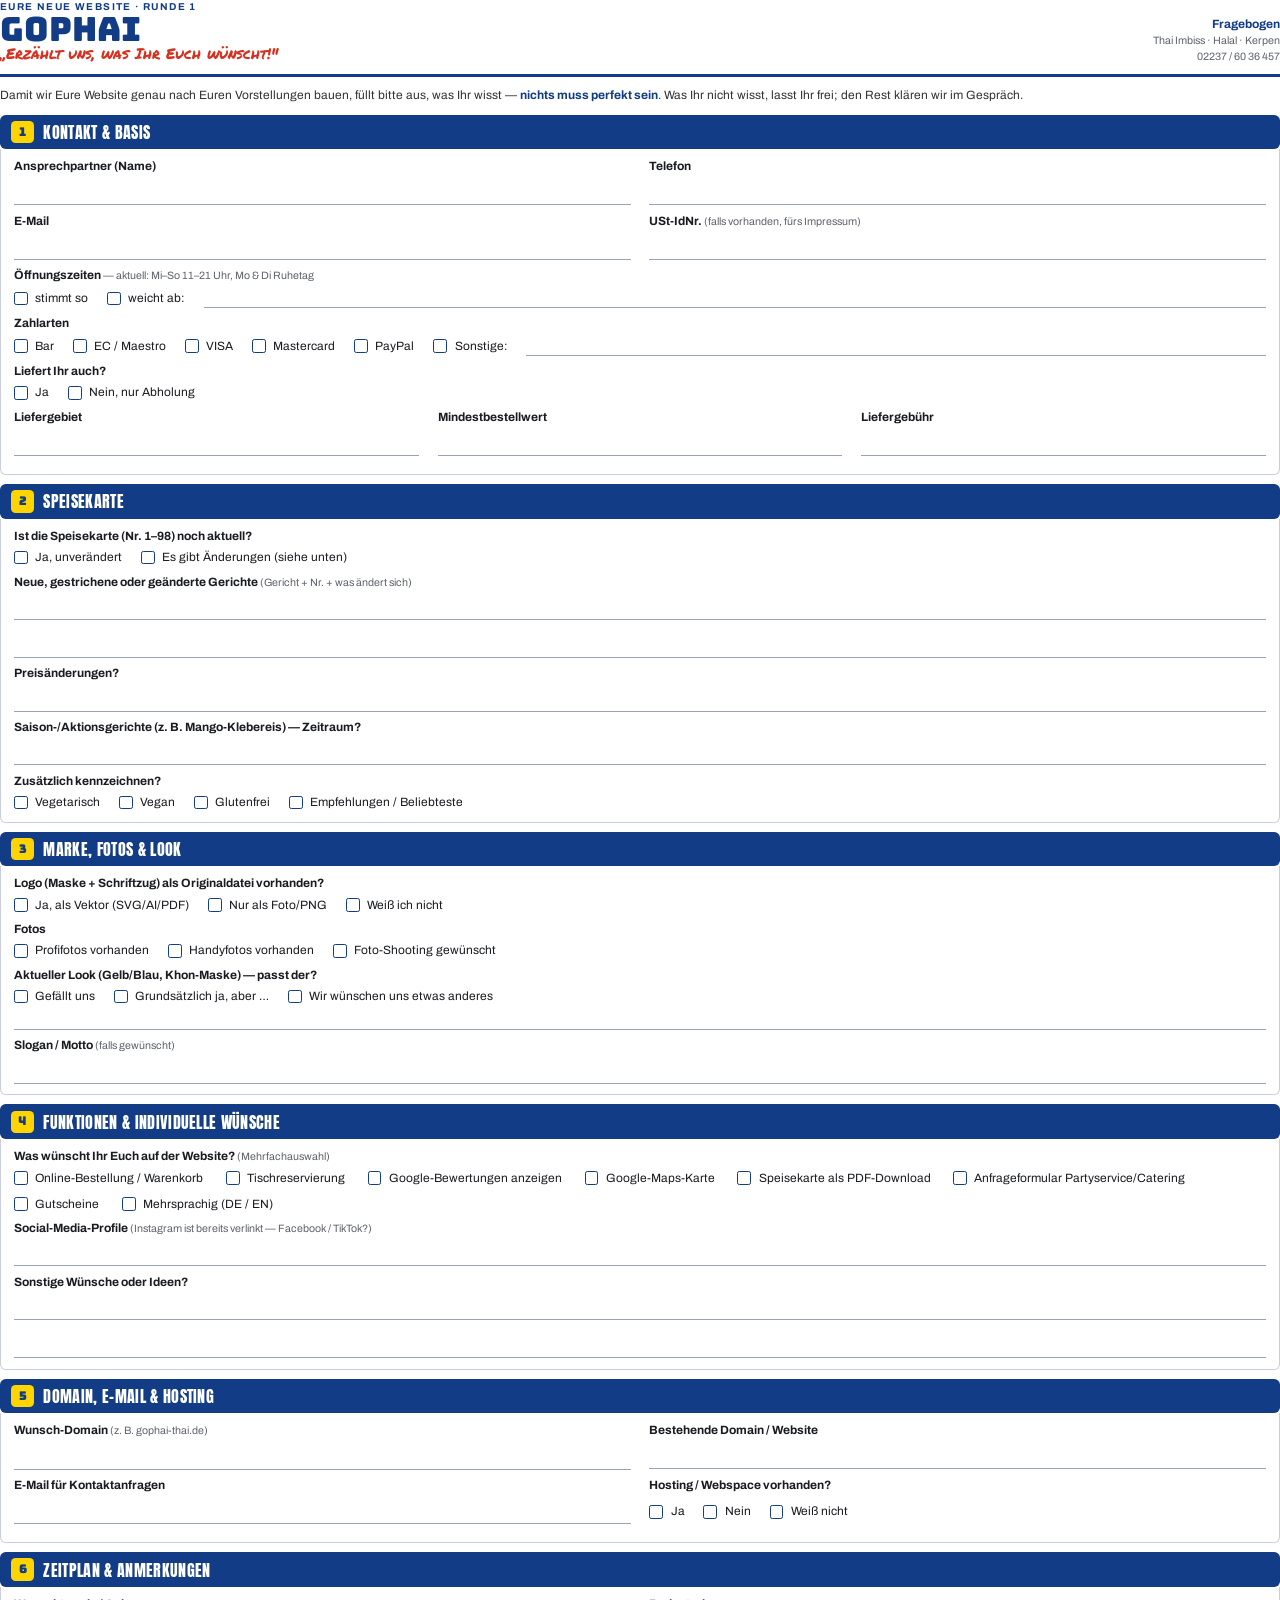
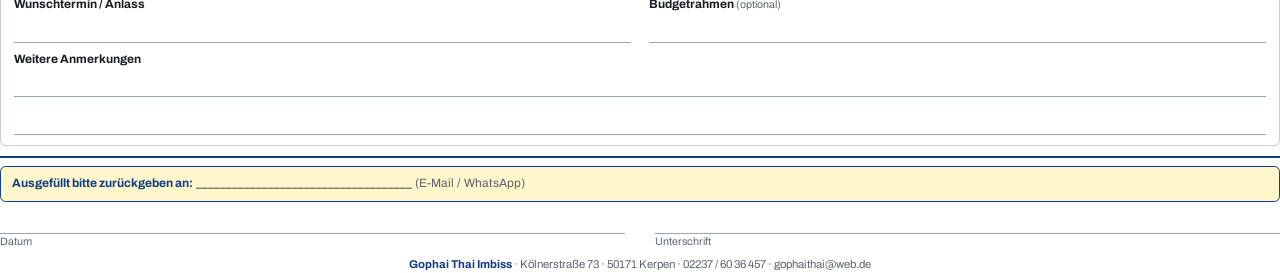
<file: fragebogen-print.html>
<!DOCTYPE html>
<html lang="de">
<head>
  <meta charset="UTF-8">
  <title>Gophai Thai Imbiss · Fragebogen Runde 1 (Druckvorlage)</title>
  <style>
    @font-face { font-family:'Bungee'; src:url('assets/fonts/bungee-latin-400-normal.woff2') format('woff2'); font-weight:400; }
    @font-face { font-family:'Anton'; src:url('assets/fonts/anton-latin-400-normal.woff2') format('woff2'); font-weight:400; }
    @font-face { font-family:'Permanent Marker'; src:url('assets/fonts/permanent-marker-latin-400-normal.woff2') format('woff2'); font-weight:400; }
    @font-face { font-family:'Archivo'; src:url('assets/fonts/archivo-latin-400-normal.woff2') format('woff2'); font-weight:400; }
    @font-face { font-family:'Archivo'; src:url('assets/fonts/archivo-latin-700-normal.woff2') format('woff2'); font-weight:700; }

    :root { --blau:#123C86; --gelb:#FFD400; --rot:#D6301F; --tinte:#1a1c22; --grau:#5f636c; --linie:#123C86; }
    * { margin:0; padding:0; box-sizing:border-box; }
    @page { size:A4; margin:13mm 13mm 12mm; }
    html { font-family:'Archivo', sans-serif; color:var(--tinte); font-size:10.5pt; line-height:1.4; }
    body { -webkit-print-color-adjust:exact; print-color-adjust:exact; }

    /* Kopf */
    .head { display:flex; align-items:flex-end; justify-content:space-between; gap:10mm;
      border-bottom:2.5pt solid var(--blau); padding-bottom:2.4mm; margin-bottom:2.8mm; }
    .head__brand .kick { font-weight:700; letter-spacing:.14em; text-transform:uppercase; font-size:7.5pt; color:var(--blau); }
    .head__brand .logo { font-family:'Bungee', sans-serif; color:var(--blau); font-size:25pt; line-height:.9; }
    .head__brand .sub { font-family:'Permanent Marker', cursive; color:var(--rot); font-size:11pt; }
    .head__meta { text-align:right; font-size:8pt; color:var(--grau); line-height:1.5; }
    .head__meta b { color:var(--blau); font-size:9pt; }

    .intro { font-size:9pt; color:#333; margin-bottom:2.8mm; }
    .intro b { color:var(--blau); }

    /* Sektion */
    .sec { margin-bottom:2.4mm; }
    .sec__h { break-after:avoid; }
    .q { break-inside:avoid; }
    .sec__h { display:flex; align-items:center; gap:2.5mm; background:var(--blau); color:#fff;
      padding:1.6mm 3mm; border-radius:1.5mm; }
    .sec__n { font-family:'Bungee', sans-serif; background:var(--gelb); color:var(--blau);
      width:6mm; height:6mm; border-radius:1.2mm; display:flex; align-items:center; justify-content:center; font-size:9pt; }
    .sec__t { font-family:'Anton', sans-serif; text-transform:uppercase; letter-spacing:.02em; font-size:12pt; }
    .sec__b { border:0.6pt solid #c9cede; border-top:0; border-radius:0 0 1.5mm 1.5mm; padding:2.4mm 3.5mm 2.8mm; }

    .q { margin-bottom:2mm; }
    .q:last-child { margin-bottom:0; }
    .lbl { font-weight:700; font-size:9pt; display:block; margin-bottom:1.2mm; }
    .lbl .hint { font-weight:400; color:var(--grau); font-size:8pt; }

    /* Schreiblinie */
    .line { border-bottom:0.8pt solid #9aa2b8; height:6.6mm; }
    .lines .line { margin-top:3.4mm; }
    .lines .line:first-child { margin-top:0; }
    .row { display:flex; gap:5mm; }
    .row > .col { flex:1; }
    .row > .col .line { height:6.8mm; }

    /* Ankreuz */
    .opts { display:flex; flex-wrap:wrap; gap:2mm 5mm; }
    .opt { display:inline-flex; align-items:center; gap:2mm; font-size:9pt; }
    .box { width:3.6mm; height:3.6mm; border:1pt solid var(--blau); border-radius:0.6mm; display:inline-block; flex:none; }
    .fill-line { flex:1; min-width:30mm; border-bottom:0.8pt solid #9aa2b8; height:5mm; }

    /* Fuß */
    .foot { break-inside:avoid; margin-top:2.5mm; border-top:1.5pt solid var(--blau); padding-top:2.2mm; font-size:8.5pt; }
    .foot .give { background:#fff7cc; border:0.8pt solid var(--blau); border-radius:1.5mm; padding:2.2mm 3mm; margin-bottom:2mm; font-size:9pt; }
    .foot .give b { color:var(--blau); }
    .sign { display:flex; gap:8mm; margin-top:1.5mm; }
    .sign > div { flex:1; }
    .sign .line { height:6.5mm; }
    .sign small { color:var(--grau); font-size:8pt; }
    .foot .addr { text-align:center; color:var(--grau); margin-top:2mm; }
    .foot .addr b { color:var(--blau); }
  </style>
</head>
<body>
  <div class="head">
    <div class="head__brand">
      <div class="kick">Eure neue Website · Runde 1</div>
      <div class="logo">GOPHAI</div>
      <div class="sub">„Erzählt uns, was Ihr Euch wünscht!"</div>
    </div>
    <div class="head__meta">
      <b>Fragebogen</b><br>
      Thai Imbiss · Halal · Kerpen<br>
      02237 / 60 36 457
    </div>
  </div>

  <p class="intro">Damit wir Eure Website genau nach Euren Vorstellungen bauen, füllt bitte aus, was Ihr wisst — <b>nichts muss perfekt sein</b>. Was Ihr nicht wisst, lasst Ihr frei; den Rest klären wir im Gespräch.</p>

  <!-- 1 -->
  <section class="sec">
    <div class="sec__h"><span class="sec__n">1</span><span class="sec__t">Kontakt &amp; Basis</span></div>
    <div class="sec__b">
      <div class="row">
        <div class="col q"><span class="lbl">Ansprechpartner (Name)</span><div class="line"></div></div>
        <div class="col q"><span class="lbl">Telefon</span><div class="line"></div></div>
      </div>
      <div class="row">
        <div class="col q"><span class="lbl">E-Mail</span><div class="line"></div></div>
        <div class="col q"><span class="lbl">USt-IdNr. <span class="hint">(falls vorhanden, fürs Impressum)</span></span><div class="line"></div></div>
      </div>
      <div class="q"><span class="lbl">Öffnungszeiten <span class="hint">— aktuell: Mi–So 11–21 Uhr, Mo &amp; Di Ruhetag</span></span>
        <div class="opts"><span class="opt"><span class="box"></span> stimmt so</span><span class="opt"><span class="box"></span> weicht ab:</span><span class="fill-line"></span></div>
      </div>
      <div class="q"><span class="lbl">Zahlarten</span>
        <div class="opts">
          <span class="opt"><span class="box"></span> Bar</span>
          <span class="opt"><span class="box"></span> EC / Maestro</span>
          <span class="opt"><span class="box"></span> VISA</span>
          <span class="opt"><span class="box"></span> Mastercard</span>
          <span class="opt"><span class="box"></span> PayPal</span>
          <span class="opt"><span class="box"></span> Sonstige:</span><span class="fill-line"></span>
        </div>
      </div>
      <div class="q"><span class="lbl">Liefert Ihr auch?</span>
        <div class="opts"><span class="opt"><span class="box"></span> Ja</span><span class="opt"><span class="box"></span> Nein, nur Abholung</span></div>
      </div>
      <div class="row">
        <div class="col q"><span class="lbl">Liefergebiet</span><div class="line"></div></div>
        <div class="col q"><span class="lbl">Mindestbestellwert</span><div class="line"></div></div>
        <div class="col q"><span class="lbl">Liefergebühr</span><div class="line"></div></div>
      </div>
    </div>
  </section>

  <!-- 2 -->
  <section class="sec">
    <div class="sec__h"><span class="sec__n">2</span><span class="sec__t">Speisekarte</span></div>
    <div class="sec__b">
      <div class="q"><span class="lbl">Ist die Speisekarte (Nr. 1–98) noch aktuell?</span>
        <div class="opts"><span class="opt"><span class="box"></span> Ja, unverändert</span><span class="opt"><span class="box"></span> Es gibt Änderungen (siehe unten)</span></div>
      </div>
      <div class="q"><span class="lbl">Neue, gestrichene oder geänderte Gerichte <span class="hint">(Gericht + Nr. + was ändert sich)</span></span>
        <div class="lines"><div class="line"></div><div class="line"></div></div>
      </div>
      <div class="q"><span class="lbl">Preisänderungen?</span>
        <div class="lines"><div class="line"></div></div>
      </div>
      <div class="q"><span class="lbl">Saison-/Aktionsgerichte (z. B. Mango-Klebereis) — Zeitraum?</span><div class="line"></div></div>
      <div class="q"><span class="lbl">Zusätzlich kennzeichnen?</span>
        <div class="opts">
          <span class="opt"><span class="box"></span> Vegetarisch</span>
          <span class="opt"><span class="box"></span> Vegan</span>
          <span class="opt"><span class="box"></span> Glutenfrei</span>
          <span class="opt"><span class="box"></span> Empfehlungen / Beliebteste</span>
        </div>
      </div>
    </div>
  </section>

  <!-- 3 -->
  <section class="sec">
    <div class="sec__h"><span class="sec__n">3</span><span class="sec__t">Marke, Fotos &amp; Look</span></div>
    <div class="sec__b">
      <div class="q"><span class="lbl">Logo (Maske + Schriftzug) als Originaldatei vorhanden?</span>
        <div class="opts"><span class="opt"><span class="box"></span> Ja, als Vektor (SVG/AI/PDF)</span><span class="opt"><span class="box"></span> Nur als Foto/PNG</span><span class="opt"><span class="box"></span> Weiß ich nicht</span></div>
      </div>
      <div class="q"><span class="lbl">Fotos</span>
        <div class="opts"><span class="opt"><span class="box"></span> Profifotos vorhanden</span><span class="opt"><span class="box"></span> Handyfotos vorhanden</span><span class="opt"><span class="box"></span> Foto-Shooting gewünscht</span></div>
      </div>
      <div class="q"><span class="lbl">Aktueller Look (Gelb/Blau, Khon-Maske) — passt der?</span>
        <div class="opts"><span class="opt"><span class="box"></span> Gefällt uns</span><span class="opt"><span class="box"></span> Grundsätzlich ja, aber …</span><span class="opt"><span class="box"></span> Wir wünschen uns etwas anderes</span></div>
        <div class="lines"><div class="line"></div></div>
      </div>
      <div class="q"><span class="lbl">Slogan / Motto <span class="hint">(falls gewünscht)</span></span><div class="line"></div></div>
    </div>
  </section>

  <!-- 4 -->
  <section class="sec">
    <div class="sec__h"><span class="sec__n">4</span><span class="sec__t">Funktionen &amp; individuelle Wünsche</span></div>
    <div class="sec__b">
      <div class="q"><span class="lbl">Was wünscht Ihr Euch auf der Website? <span class="hint">(Mehrfachauswahl)</span></span>
        <div class="opts" style="gap:2.4mm 6mm">
          <span class="opt"><span class="box"></span> Online-Bestellung / Warenkorb</span>
          <span class="opt"><span class="box"></span> Tischreservierung</span>
          <span class="opt"><span class="box"></span> Google-Bewertungen anzeigen</span>
          <span class="opt"><span class="box"></span> Google-Maps-Karte</span>
          <span class="opt"><span class="box"></span> Speisekarte als PDF-Download</span>
          <span class="opt"><span class="box"></span> Anfrageformular Partyservice/Catering</span>
          <span class="opt"><span class="box"></span> Gutscheine</span>
          <span class="opt"><span class="box"></span> Mehrsprachig (DE / EN)</span>
        </div>
      </div>
      <div class="q"><span class="lbl">Social-Media-Profile <span class="hint">(Instagram ist bereits verlinkt — Facebook / TikTok?)</span></span><div class="line"></div></div>
      <div class="q"><span class="lbl">Sonstige Wünsche oder Ideen?</span>
        <div class="lines"><div class="line"></div><div class="line"></div></div>
      </div>
    </div>
  </section>

  <!-- 5 -->
  <section class="sec">
    <div class="sec__h"><span class="sec__n">5</span><span class="sec__t">Domain, E-Mail &amp; Hosting</span></div>
    <div class="sec__b">
      <div class="row">
        <div class="col q"><span class="lbl">Wunsch-Domain <span class="hint">(z. B. gophai-thai.de)</span></span><div class="line"></div></div>
        <div class="col q"><span class="lbl">Bestehende Domain / Website</span><div class="line"></div></div>
      </div>
      <div class="row">
        <div class="col q"><span class="lbl">E-Mail für Kontaktanfragen</span><div class="line"></div></div>
        <div class="col q"><span class="lbl">Hosting / Webspace vorhanden?</span>
          <div class="opts" style="height:7mm; align-items:center"><span class="opt"><span class="box"></span> Ja</span><span class="opt"><span class="box"></span> Nein</span><span class="opt"><span class="box"></span> Weiß nicht</span></div>
        </div>
      </div>
    </div>
  </section>

  <!-- 6 -->
  <section class="sec">
    <div class="sec__h"><span class="sec__n">6</span><span class="sec__t">Zeitplan &amp; Anmerkungen</span></div>
    <div class="sec__b">
      <div class="row">
        <div class="col q"><span class="lbl">Wunschtermin / Anlass</span><div class="line"></div></div>
        <div class="col q"><span class="lbl">Budgetrahmen <span class="hint">(optional)</span></span><div class="line"></div></div>
      </div>
      <div class="q"><span class="lbl">Weitere Anmerkungen</span>
        <div class="lines"><div class="line"></div><div class="line"></div></div>
      </div>
    </div>
  </section>

  <div class="foot">
    <div class="give"><b>Ausgefüllt bitte zurückgeben an:</b> ____________________________________ <span style="color:#5f636c">(E-Mail / WhatsApp)</span></div>
    <div class="sign">
      <div><div class="line"></div><small>Datum</small></div>
      <div><div class="line"></div><small>Unterschrift</small></div>
    </div>
    <p class="addr"><b>Gophai Thai Imbiss</b> · Kölnerstraße 73 · 50171 Kerpen · 02237 / 60 36 457 · gophaithai@web.de</p>
  </div>
</body>
</html>
</file>
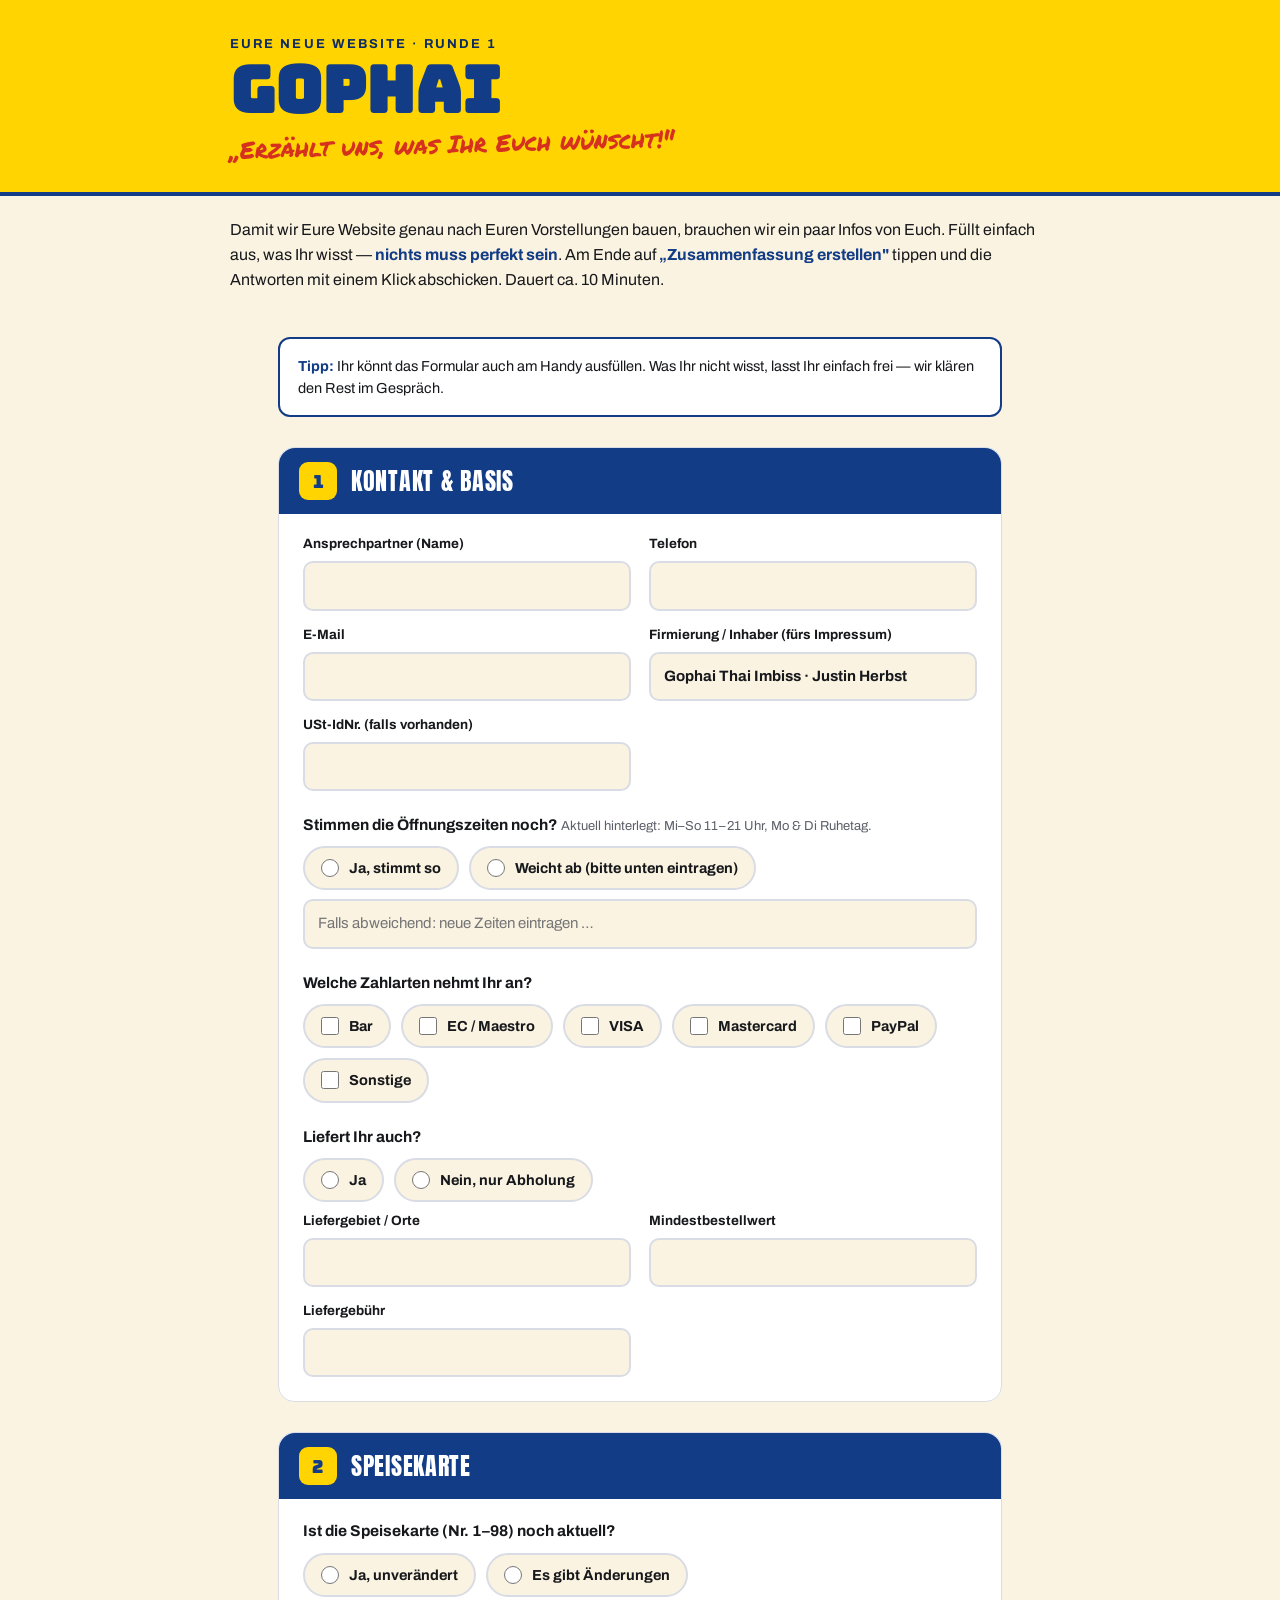
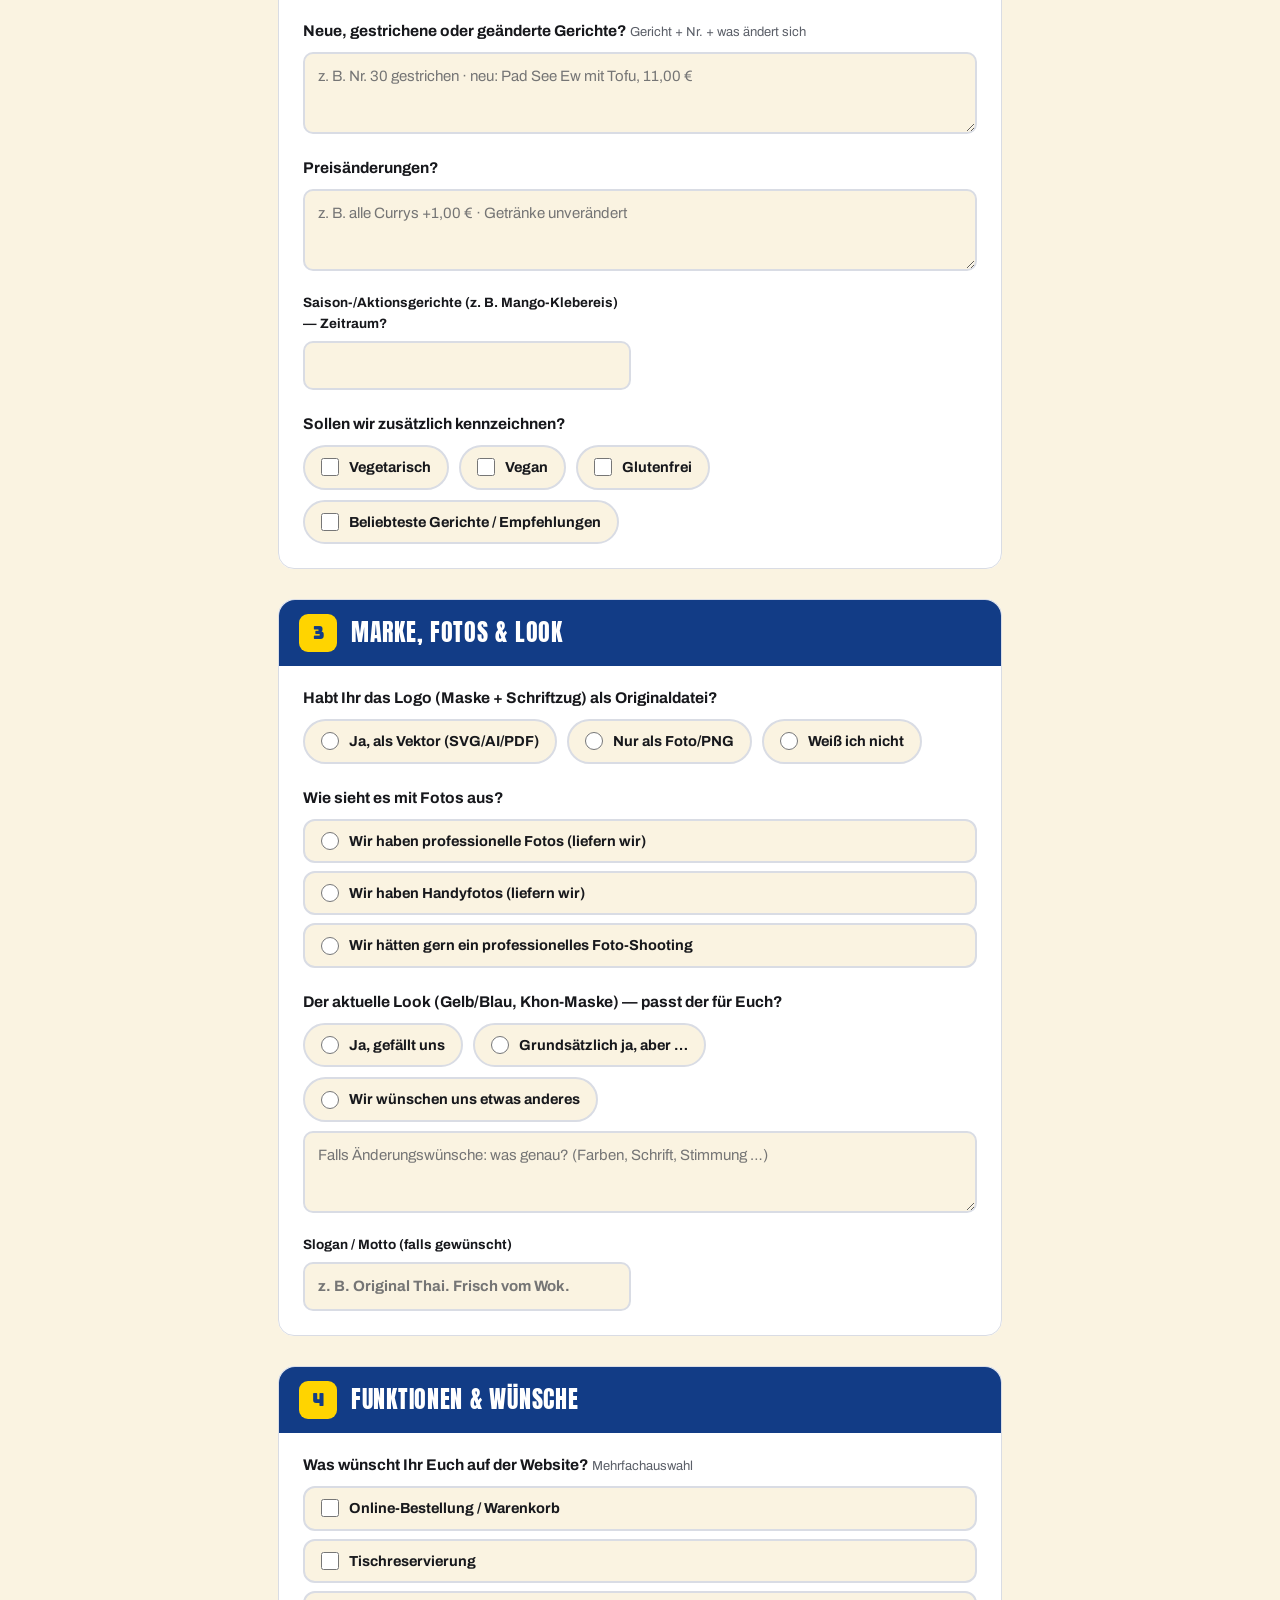
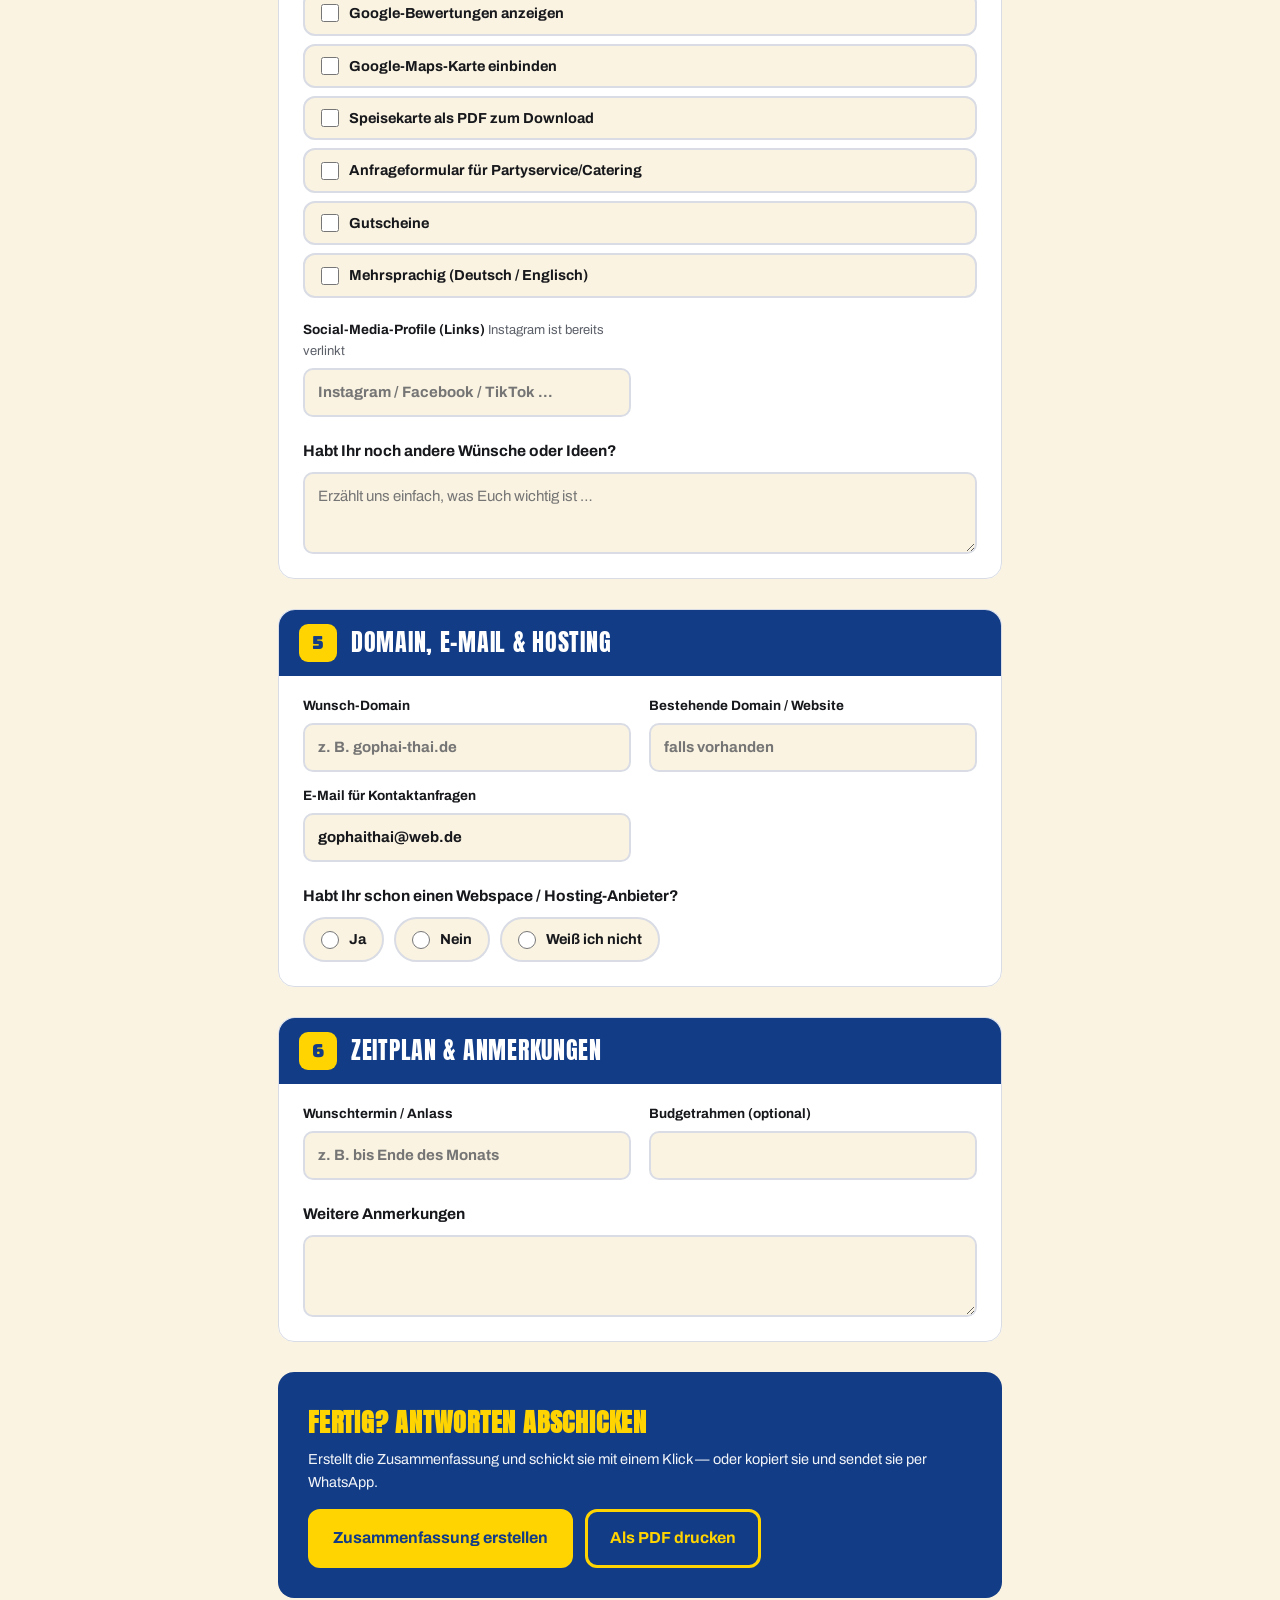
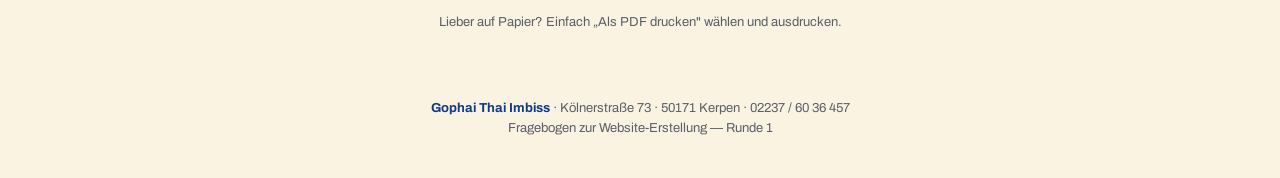
<file: fragebogen.html>
<!DOCTYPE html>
<html lang="de">
<head>
  <meta charset="UTF-8">
  <meta name="viewport" content="width=device-width, initial-scale=1">
  <title>Gophai Thai Imbiss · Fragebogen Runde 1 — Eure Wunsch-Website</title>
  <meta name="robots" content="noindex">
  <link rel="icon" type="image/png" href="assets/img/favicon.png">
  <style>
    @font-face { font-family:'Bungee'; src:url('assets/fonts/bungee-latin-400-normal.woff2') format('woff2'); font-weight:400; font-display:swap; }
    @font-face { font-family:'Anton'; src:url('assets/fonts/anton-latin-400-normal.woff2') format('woff2'); font-weight:400; font-display:swap; }
    @font-face { font-family:'Permanent Marker'; src:url('assets/fonts/permanent-marker-latin-400-normal.woff2') format('woff2'); font-weight:400; font-display:swap; }
    @font-face { font-family:'Archivo'; src:url('assets/fonts/archivo-latin-400-normal.woff2') format('woff2'); font-weight:400; font-display:swap; }
    @font-face { font-family:'Archivo'; src:url('assets/fonts/archivo-latin-500-normal.woff2') format('woff2'); font-weight:500; font-display:swap; }
    @font-face { font-family:'Archivo'; src:url('assets/fonts/archivo-latin-700-normal.woff2') format('woff2'); font-weight:700; font-display:swap; }

    :root {
      --gelb:#FFD400; --blau:#123C86; --blau-d:#0C2B63; --rot:#D6301F;
      --schwarz:#17181C; --creme:#FAF3E1; --weiss:#fff;
      --grau:#5b5f68; --linie:#d9dcE4;
      --fd:'Bungee',sans-serif; --fh:'Anton',sans-serif; --fm:'Permanent Marker',cursive; --fb:'Archivo',system-ui,sans-serif;
      --r:12px;
    }
    * { margin:0; padding:0; box-sizing:border-box; }
    body { font-family:var(--fb); color:var(--schwarz); background:var(--creme); line-height:1.55; -webkit-font-smoothing:antialiased; }
    ::selection { background:var(--blau); color:var(--gelb); }
    :focus-visible { outline:3px solid var(--rot); outline-offset:2px; border-radius:4px; }

    /* Header */
    .fb-header { background:var(--gelb); border-bottom:4px solid var(--blau); padding:34px clamp(16px,5vw,48px) 30px; }
    .fb-header__inner { max-width:820px; margin:0 auto; }
    .fb-kicker { font-weight:700; letter-spacing:.16em; text-transform:uppercase; font-size:13px; color:var(--blau-d); }
    .fb-title { font-family:var(--fd); color:var(--blau); font-size:clamp(34px,7vw,64px); line-height:.95; margin:6px 0 4px; }
    .fb-sub { font-family:var(--fm); color:var(--rot); font-size:clamp(18px,3vw,24px); transform:rotate(-1.5deg); display:inline-block; }
    .fb-intro { max-width:820px; margin:22px auto 0; font-size:16px; }
    .fb-intro strong { color:var(--blau); }

    main { max-width:820px; margin:0 auto; padding:clamp(24px,5vw,44px) clamp(16px,5vw,48px) 40px; }

    /* Fortschritt / Hinweis */
    .fb-note { background:var(--weiss); border:2px solid var(--blau); border-radius:var(--r); padding:16px 18px; margin-bottom:30px; font-size:14.5px; }
    .fb-note b { color:var(--blau); }

    /* Sektion */
    .sec { border:none; margin:0 0 30px; background:var(--weiss); border-radius:16px; border:1px solid var(--linie); overflow:hidden; }
    .sec__head { display:flex; align-items:center; gap:14px; background:var(--blau); color:var(--weiss); padding:14px 20px; }
    .sec__num { font-family:var(--fd); background:var(--gelb); color:var(--blau); width:38px; height:38px; border-radius:9px; display:grid; place-items:center; font-size:18px; flex:none; }
    .sec__title { font-family:var(--fh); text-transform:uppercase; letter-spacing:.03em; font-size:clamp(19px,2.6vw,24px); }
    .sec__body { padding:20px clamp(16px,3vw,24px) 24px; display:flex; flex-direction:column; gap:22px; }

    /* Frage */
    .q { display:flex; flex-direction:column; gap:9px; }
    .q > .q-label { font-weight:700; font-size:15.5px; }
    .q .hint { font-size:13px; color:var(--grau); font-weight:400; }
    .q-grid { display:grid; grid-template-columns:1fr 1fr; gap:14px 18px; }
    @media (max-width:620px){ .q-grid { grid-template-columns:1fr; } }

    input[type=text], input[type=email], input[type=tel], textarea {
      font:inherit; font-size:15px; width:100%; background:var(--creme);
      border:2px solid var(--linie); border-radius:10px; padding:11px 13px; color:var(--schwarz);
      transition:border-color .18s ease, background .18s ease;
    }
    input[type=text]:focus, input[type=email]:focus, input[type=tel]:focus, textarea:focus {
      outline:none; border-color:var(--blau); background:var(--weiss);
    }
    textarea { min-height:82px; resize:vertical; }
    label.field { display:flex; flex-direction:column; gap:6px; font-size:13.5px; font-weight:600; color:var(--grau); }
    label.field span { color:var(--schwarz); }

    /* Optionen (radio / checkbox) */
    .opts { display:flex; flex-wrap:wrap; gap:10px; }
    .opts.col { flex-direction:column; gap:8px; }
    .opt {
      display:inline-flex; align-items:center; gap:10px; cursor:pointer;
      background:var(--creme); border:2px solid var(--linie); border-radius:999px;
      padding:9px 16px; font-size:14.5px; font-weight:600; transition:border-color .15s ease, background .15s ease;
      min-height:44px;
    }
    .opt.wide { border-radius:12px; width:100%; }
    .opt:hover { border-color:var(--blau); }
    .opt input { accent-color:var(--blau); width:18px; height:18px; flex:none; cursor:pointer; }
    .opt:has(input:checked) { border-color:var(--blau); background:#eef2fb; }

    /* Aktionen */
    .fb-actions { background:var(--blau); border-radius:16px; padding:clamp(20px,4vw,30px); color:var(--weiss); margin-top:6px; }
    .fb-actions h2 { font-family:var(--fh); text-transform:uppercase; letter-spacing:.03em; font-size:26px; color:var(--gelb); margin-bottom:6px; }
    .fb-actions p { font-size:14.5px; margin-bottom:16px; opacity:.95; }
    .btn { font:inherit; font-weight:700; font-size:16px; border-radius:12px; border:3px solid var(--gelb); cursor:pointer;
      padding:14px 22px; min-height:50px; display:inline-flex; align-items:center; gap:10px; text-decoration:none; transition:transform .15s ease, box-shadow .15s ease; }
    .btn--yellow { background:var(--gelb); color:var(--blau); }
    .btn--yellow:hover { transform:translate(-2px,-2px); box-shadow:6px 6px 0 var(--blau-d); }
    .btn--ghost { background:transparent; color:var(--gelb); }
    .btn--ghost:hover { background:rgba(255,255,255,.08); }
    .btn-row { display:flex; flex-wrap:wrap; gap:12px; }

    .summary-wrap { margin-top:20px; display:none; }
    .summary-wrap.show { display:block; }
    #summary { width:100%; min-height:240px; font-family:ui-monospace, 'SF Mono', Menlo, monospace; font-size:13px; line-height:1.5;
      background:var(--blau-d); color:#eaf0ff; border:2px solid var(--gelb); border-radius:12px; padding:14px; resize:vertical; }
    .summary-btns { display:flex; flex-wrap:wrap; gap:12px; margin-top:14px; }
    .toast { font-size:14px; font-weight:700; color:var(--gelb); margin-top:10px; min-height:20px; }

    footer { text-align:center; padding:26px 16px 40px; font-size:13px; color:var(--grau); }
    footer b { color:var(--blau); }

    /* Print */
    .print-hint { text-align:center; font-size:13px; color:var(--grau); margin-top:14px; }
    @media print {
      body { background:#fff; }
      .fb-header { background:#fff; border-bottom:2px solid #000; }
      .no-print, .fb-actions, .fb-note { display:none !important; }
      .sec { break-inside:avoid; border:1px solid #999; }
      .sec__head { background:#fff; color:#000; border-bottom:1px solid #999; }
      .sec__num { background:#eee; color:#000; }
      input, textarea, .opt { background:#fff !important; }
    }
    @media (prefers-reduced-motion:reduce){ *{transition:none!important;} }
  </style>
</head>
<body>
  <header class="fb-header">
    <div class="fb-header__inner">
      <p class="fb-kicker">Eure neue Website · Runde 1</p>
      <h1 class="fb-title">GOPHAI</h1>
      <p class="fb-sub">„Erzählt uns, was Ihr Euch wünscht!"</p>
    </div>
  </header>

  <p class="fb-intro">
    Damit wir Eure Website genau nach Euren Vorstellungen bauen, brauchen wir ein paar Infos von Euch.
    Füllt einfach aus, was Ihr wisst — <strong>nichts muss perfekt sein</strong>. Am Ende auf
    <strong>„Zusammenfassung erstellen"</strong> tippen und die Antworten mit einem Klick abschicken. Dauert ca. 10 Minuten.
  </p>

  <main>
    <div class="fb-note">
      <b>Tipp:</b> Ihr könnt das Formular auch am Handy ausfüllen. Was Ihr nicht wisst, lasst Ihr einfach frei —
      wir klären den Rest im Gespräch.
    </div>

    <form id="fb-form">
      <!-- 1 -->
      <fieldset class="sec" data-sec="1 · Kontakt & Basis">
        <div class="sec__head"><span class="sec__num">1</span><span class="sec__title">Kontakt &amp; Basis</span></div>
        <div class="sec__body">
          <div class="q q-grid">
            <label class="field"><span>Ansprechpartner (Name)</span><input type="text" data-field="Ansprechpartner"></label>
            <label class="field"><span>Telefon</span><input type="tel" data-field="Telefon"></label>
            <label class="field"><span>E-Mail</span><input type="email" data-field="E-Mail"></label>
            <label class="field"><span>Firmierung / Inhaber (fürs Impressum)</span><input type="text" data-field="Firmierung/Inhaber" value="Gophai Thai Imbiss · Justin Herbst"></label>
            <label class="field"><span>USt-IdNr. (falls vorhanden)</span><input type="text" data-field="USt-IdNr"></label>
          </div>

          <div class="q" data-label="Öffnungszeiten">
            <span class="q-label">Stimmen die Öffnungszeiten noch? <span class="hint">Aktuell hinterlegt: Mi–So 11–21 Uhr, Mo &amp; Di Ruhetag.</span></span>
            <div class="opts">
              <label class="opt"><input type="radio" name="oeffnung" data-field="Öffnungszeiten">Ja, stimmt so</label>
              <label class="opt"><input type="radio" name="oeffnung" data-field="Öffnungszeiten">Weicht ab (bitte unten eintragen)</label>
            </div>
            <input type="text" data-field="Öffnungszeiten – falls abweichend" placeholder="Falls abweichend: neue Zeiten eintragen …">
          </div>

          <div class="q" data-label="Zahlarten">
            <span class="q-label">Welche Zahlarten nehmt Ihr an?</span>
            <div class="opts">
              <label class="opt"><input type="checkbox" data-field="Zahlarten">Bar</label>
              <label class="opt"><input type="checkbox" data-field="Zahlarten">EC / Maestro</label>
              <label class="opt"><input type="checkbox" data-field="Zahlarten">VISA</label>
              <label class="opt"><input type="checkbox" data-field="Zahlarten">Mastercard</label>
              <label class="opt"><input type="checkbox" data-field="Zahlarten">PayPal</label>
              <label class="opt"><input type="checkbox" data-field="Zahlarten">Sonstige</label>
            </div>
          </div>

          <div class="q" data-label="Lieferung">
            <span class="q-label">Liefert Ihr auch?</span>
            <div class="opts">
              <label class="opt"><input type="radio" name="liefern" data-field="Lieferung">Ja</label>
              <label class="opt"><input type="radio" name="liefern" data-field="Lieferung">Nein, nur Abholung</label>
            </div>
            <div class="q-grid">
              <label class="field"><span>Liefergebiet / Orte</span><input type="text" data-field="Liefergebiet"></label>
              <label class="field"><span>Mindestbestellwert</span><input type="text" data-field="Mindestbestellwert"></label>
              <label class="field"><span>Liefergebühr</span><input type="text" data-field="Liefergebühr"></label>
            </div>
          </div>
        </div>
      </fieldset>

      <!-- 2 -->
      <fieldset class="sec" data-sec="2 · Speisekarte">
        <div class="sec__head"><span class="sec__num">2</span><span class="sec__title">Speisekarte</span></div>
        <div class="sec__body">
          <div class="q" data-label="Karte aktuell?">
            <span class="q-label">Ist die Speisekarte (Nr. 1–98) noch aktuell?</span>
            <div class="opts">
              <label class="opt"><input type="radio" name="karte" data-field="Karte aktuell?">Ja, unverändert</label>
              <label class="opt"><input type="radio" name="karte" data-field="Karte aktuell?">Es gibt Änderungen</label>
            </div>
          </div>
          <div class="q" data-label="Änderungen an Gerichten">
            <span class="q-label">Neue, gestrichene oder geänderte Gerichte? <span class="hint">Gericht + Nr. + was ändert sich</span></span>
            <textarea data-field="Änderungen an Gerichten" placeholder="z. B. Nr. 30 gestrichen · neu: Pad See Ew mit Tofu, 11,00 €"></textarea>
          </div>
          <div class="q" data-label="Preisänderungen">
            <span class="q-label">Preisänderungen?</span>
            <textarea data-field="Preisänderungen" placeholder="z. B. alle Currys +1,00 € · Getränke unverändert"></textarea>
          </div>
          <div class="q q-grid">
            <label class="field"><span>Saison-/Aktionsgerichte (z. B. Mango-Klebereis) — Zeitraum?</span><input type="text" data-field="Saisongerichte"></label>
          </div>
          <div class="q" data-label="Kennzeichnungen">
            <span class="q-label">Sollen wir zusätzlich kennzeichnen?</span>
            <div class="opts">
              <label class="opt"><input type="checkbox" data-field="Kennzeichnungen">Vegetarisch</label>
              <label class="opt"><input type="checkbox" data-field="Kennzeichnungen">Vegan</label>
              <label class="opt"><input type="checkbox" data-field="Kennzeichnungen">Glutenfrei</label>
              <label class="opt"><input type="checkbox" data-field="Kennzeichnungen">Beliebteste Gerichte / Empfehlungen</label>
            </div>
          </div>
        </div>
      </fieldset>

      <!-- 3 -->
      <fieldset class="sec" data-sec="3 · Marke, Fotos & Look">
        <div class="sec__head"><span class="sec__num">3</span><span class="sec__title">Marke, Fotos &amp; Look</span></div>
        <div class="sec__body">
          <div class="q" data-label="Logo-Datei">
            <span class="q-label">Habt Ihr das Logo (Maske + Schriftzug) als Originaldatei?</span>
            <div class="opts">
              <label class="opt"><input type="radio" name="logo" data-field="Logo-Datei">Ja, als Vektor (SVG/AI/PDF)</label>
              <label class="opt"><input type="radio" name="logo" data-field="Logo-Datei">Nur als Foto/PNG</label>
              <label class="opt"><input type="radio" name="logo" data-field="Logo-Datei">Weiß ich nicht</label>
            </div>
          </div>
          <div class="q" data-label="Fotos">
            <span class="q-label">Wie sieht es mit Fotos aus?</span>
            <div class="opts col">
              <label class="opt wide"><input type="radio" name="fotos" data-field="Fotos">Wir haben professionelle Fotos (liefern wir)</label>
              <label class="opt wide"><input type="radio" name="fotos" data-field="Fotos">Wir haben Handyfotos (liefern wir)</label>
              <label class="opt wide"><input type="radio" name="fotos" data-field="Fotos">Wir hätten gern ein professionelles Foto-Shooting</label>
            </div>
          </div>
          <div class="q" data-label="Look-Feedback">
            <span class="q-label">Der aktuelle Look (Gelb/Blau, Khon-Maske) — passt der für Euch?</span>
            <div class="opts">
              <label class="opt"><input type="radio" name="look" data-field="Look-Feedback">Ja, gefällt uns</label>
              <label class="opt"><input type="radio" name="look" data-field="Look-Feedback">Grundsätzlich ja, aber …</label>
              <label class="opt"><input type="radio" name="look" data-field="Look-Feedback">Wir wünschen uns etwas anderes</label>
            </div>
            <textarea data-field="Änderungswünsche Look" placeholder="Falls Änderungswünsche: was genau? (Farben, Schrift, Stimmung …)"></textarea>
          </div>
          <div class="q q-grid">
            <label class="field"><span>Slogan / Motto (falls gewünscht)</span><input type="text" data-field="Slogan" placeholder="z. B. Original Thai. Frisch vom Wok."></label>
          </div>
        </div>
      </fieldset>

      <!-- 4 -->
      <fieldset class="sec" data-sec="4 · Funktionen & individuelle Wünsche">
        <div class="sec__head"><span class="sec__num">4</span><span class="sec__title">Funktionen &amp; Wünsche</span></div>
        <div class="sec__body">
          <div class="q" data-label="Gewünschte Funktionen">
            <span class="q-label">Was wünscht Ihr Euch auf der Website? <span class="hint">Mehrfachauswahl</span></span>
            <div class="opts col">
              <label class="opt wide"><input type="checkbox" data-field="Gewünschte Funktionen">Online-Bestellung / Warenkorb</label>
              <label class="opt wide"><input type="checkbox" data-field="Gewünschte Funktionen">Tischreservierung</label>
              <label class="opt wide"><input type="checkbox" data-field="Gewünschte Funktionen">Google-Bewertungen anzeigen</label>
              <label class="opt wide"><input type="checkbox" data-field="Gewünschte Funktionen">Google-Maps-Karte einbinden</label>
              <label class="opt wide"><input type="checkbox" data-field="Gewünschte Funktionen">Speisekarte als PDF zum Download</label>
              <label class="opt wide"><input type="checkbox" data-field="Gewünschte Funktionen">Anfrageformular für Partyservice/Catering</label>
              <label class="opt wide"><input type="checkbox" data-field="Gewünschte Funktionen">Gutscheine</label>
              <label class="opt wide"><input type="checkbox" data-field="Gewünschte Funktionen">Mehrsprachig (Deutsch / Englisch)</label>
            </div>
          </div>
          <div class="q q-grid">
            <label class="field"><span>Social-Media-Profile (Links) <span class="hint" style="font-weight:400">Instagram ist bereits verlinkt</span></span><input type="text" data-field="Social Media" placeholder="Instagram / Facebook / TikTok …"></label>
          </div>
          <div class="q" data-label="Sonstige Wünsche">
            <span class="q-label">Habt Ihr noch andere Wünsche oder Ideen?</span>
            <textarea data-field="Sonstige Wünsche" placeholder="Erzählt uns einfach, was Euch wichtig ist …"></textarea>
          </div>
        </div>
      </fieldset>

      <!-- 5 -->
      <fieldset class="sec" data-sec="5 · Domain, E-Mail & Hosting">
        <div class="sec__head"><span class="sec__num">5</span><span class="sec__title">Domain, E-Mail &amp; Hosting</span></div>
        <div class="sec__body">
          <div class="q q-grid">
            <label class="field"><span>Wunsch-Domain</span><input type="text" data-field="Wunsch-Domain" placeholder="z. B. gophai-thai.de"></label>
            <label class="field"><span>Bestehende Domain / Website</span><input type="text" data-field="Bestehende Domain" placeholder="falls vorhanden"></label>
            <label class="field"><span>E-Mail für Kontaktanfragen</span><input type="email" data-field="Kontakt-E-Mail" value="gophaithai@web.de"></label>
          </div>
          <div class="q" data-label="Hosting vorhanden?">
            <span class="q-label">Habt Ihr schon einen Webspace / Hosting-Anbieter?</span>
            <div class="opts">
              <label class="opt"><input type="radio" name="hosting" data-field="Hosting vorhanden?">Ja</label>
              <label class="opt"><input type="radio" name="hosting" data-field="Hosting vorhanden?">Nein</label>
              <label class="opt"><input type="radio" name="hosting" data-field="Hosting vorhanden?">Weiß ich nicht</label>
            </div>
          </div>
        </div>
      </fieldset>

      <!-- 6 -->
      <fieldset class="sec" data-sec="6 · Zeitplan & Anmerkungen">
        <div class="sec__head"><span class="sec__num">6</span><span class="sec__title">Zeitplan &amp; Anmerkungen</span></div>
        <div class="sec__body">
          <div class="q q-grid">
            <label class="field"><span>Wunschtermin / Anlass</span><input type="text" data-field="Wunschtermin" placeholder="z. B. bis Ende des Monats"></label>
            <label class="field"><span>Budgetrahmen (optional)</span><input type="text" data-field="Budget"></label>
          </div>
          <div class="q" data-label="Weitere Anmerkungen">
            <span class="q-label">Weitere Anmerkungen</span>
            <textarea data-field="Weitere Anmerkungen"></textarea>
          </div>
        </div>
      </fieldset>
    </form>

    <section class="fb-actions no-print">
      <h2>Fertig? Antworten abschicken</h2>
      <p>Erstellt die Zusammenfassung und schickt sie mit einem Klick — oder kopiert sie und sendet sie per WhatsApp.</p>
      <div class="btn-row">
        <button type="button" class="btn btn--yellow" id="gen">Zusammenfassung erstellen</button>
        <button type="button" class="btn btn--ghost" id="print">Als PDF drucken</button>
      </div>
      <div class="summary-wrap" id="summary-wrap">
        <textarea id="summary" readonly aria-label="Zusammenfassung Eurer Antworten"></textarea>
        <div class="summary-btns">
          <a class="btn btn--yellow" id="mail" href="#">Per E-Mail senden</a>
          <button type="button" class="btn btn--ghost" id="copy">Antworten kopieren</button>
        </div>
        <p class="toast" id="toast" role="status" aria-live="polite"></p>
      </div>
    </section>
    <p class="print-hint no-print">Lieber auf Papier? Einfach „Als PDF drucken" wählen und ausdrucken.</p>
  </main>

  <footer>
    <p><b>Gophai Thai Imbiss</b> · Kölnerstraße 73 · 50171 Kerpen · 02237 / 60 36 457</p>
    <p>Fragebogen zur Website-Erstellung — Runde 1</p>
  </footer>

  <script>
    (function () {
      'use strict';
      var EMPFAENGER = 'kira.moewes@gmx.de';

      function valueFor(field) {
        var texts = [], radios = [], checks = [];
        document.querySelectorAll('[data-field="' + cssEscape(field) + '"]').forEach(function (el) {
          if (el.type === 'radio') { if (el.checked) radios.push(labelText(el)); }
          else if (el.type === 'checkbox') { if (el.checked) checks.push(labelText(el)); }
          else if (el.value && el.value.trim()) texts.push(el.value.trim());
        });
        return radios.concat(checks).concat(texts).filter(Boolean).join(', ');
      }
      function labelText(el) {
        var l = el.closest('label');
        return l ? l.textContent.trim() : '';
      }
      function cssEscape(s){ return s.replace(/"/g,'\\"'); }

      function buildSummary() {
        var lines = [];
        lines.push('GOPHAI THAI IMBISS — FRAGEBOGEN RUNDE 1');
        lines.push('Ausgefüllt am ' + new Date().toLocaleDateString('de-DE'));
        lines.push('==============================================');
        var seen = {};
        document.querySelectorAll('.sec').forEach(function (sec) {
          lines.push('');
          lines.push('■ ' + sec.dataset.sec);
          var fields = [];
          sec.querySelectorAll('[data-field]').forEach(function (el) {
            var f = el.getAttribute('data-field');
            if (fields.indexOf(f) === -1) fields.push(f);
          });
          fields.forEach(function (f) {
            var v = valueFor(f);
            lines.push('• ' + f + ': ' + (v || '—'));
          });
        });
        lines.push('');
        lines.push('==============================================');
        lines.push('Bitte an ' + EMPFAENGER + ' senden. Danke!');
        return lines.join('\n');
      }

      var wrap = document.getElementById('summary-wrap');
      var out = document.getElementById('summary');
      var toast = document.getElementById('toast');

      document.getElementById('gen').addEventListener('click', function () {
        out.value = buildSummary();
        wrap.classList.add('show');
        var mail = document.getElementById('mail');
        mail.href = 'mailto:' + EMPFAENGER +
          '?subject=' + encodeURIComponent('Gophai Website — Fragebogen Runde 1') +
          '&body=' + encodeURIComponent(out.value);
        toast.textContent = '';
        wrap.scrollIntoView({ behavior: 'smooth', block: 'nearest' });
      });

      document.getElementById('copy').addEventListener('click', function () {
        out.select();
        var done = function () { toast.textContent = '✓ Antworten kopiert — jetzt z. B. per WhatsApp einfügen.'; };
        if (navigator.clipboard && navigator.clipboard.writeText) {
          navigator.clipboard.writeText(out.value).then(done, function () { document.execCommand('copy'); done(); });
        } else { document.execCommand('copy'); done(); }
      });

      document.getElementById('print').addEventListener('click', function () { window.print(); });
    })();
  </script>
</body>
</html>
</file>
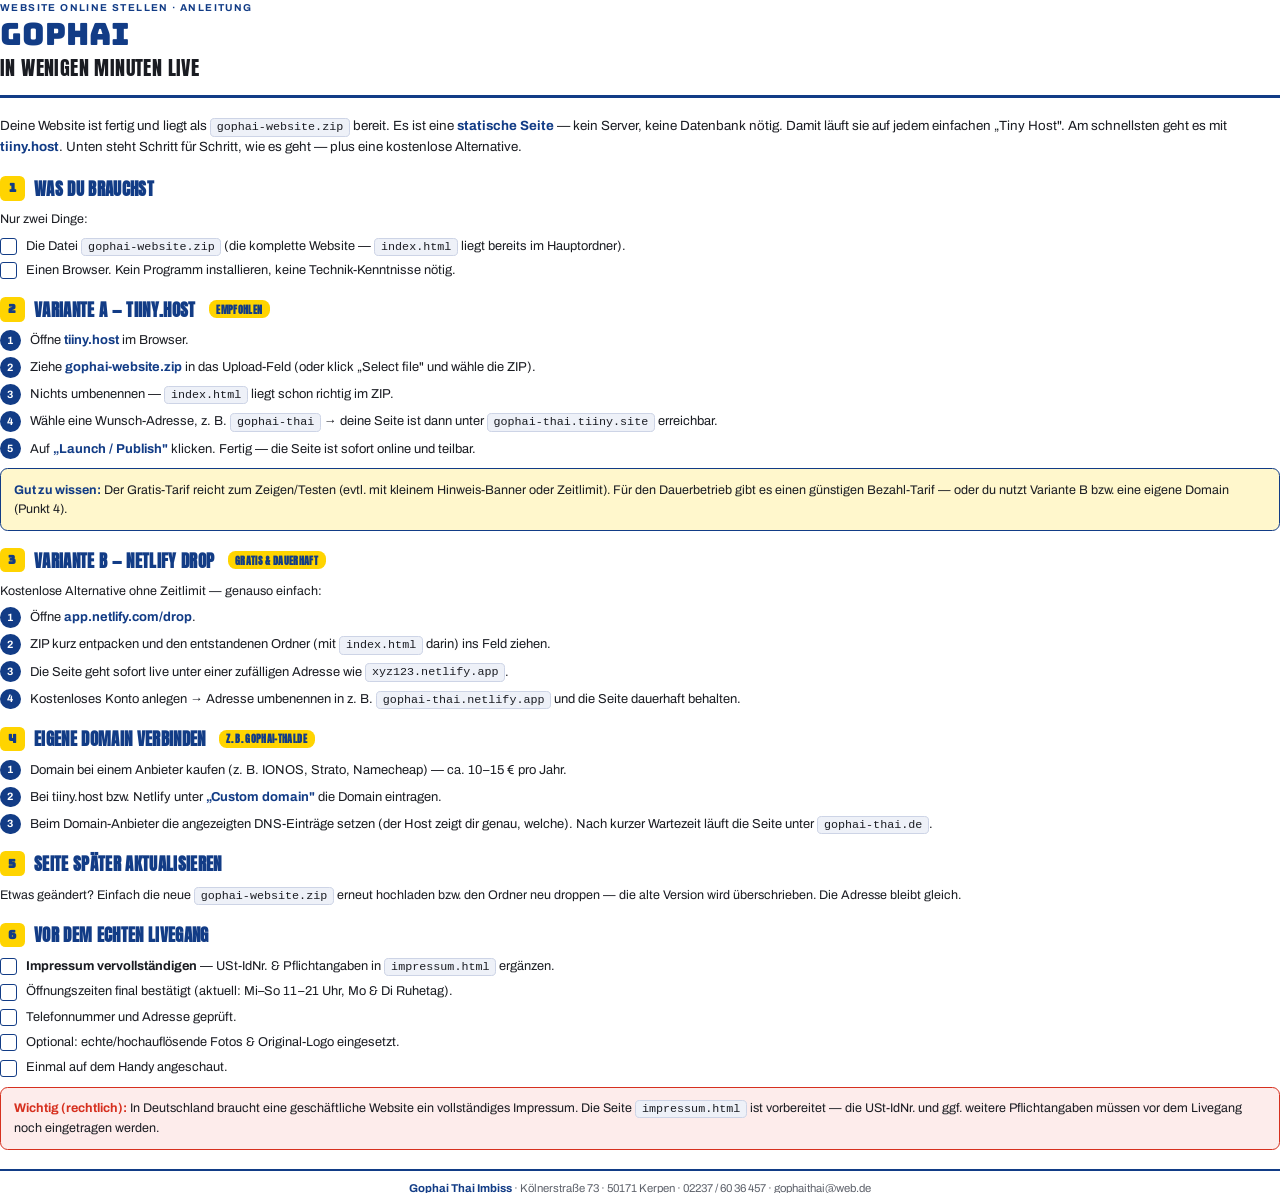
<file: HOSTING-ANLEITUNG.html>
<!DOCTYPE html>
<html lang="de">
<head>
  <meta charset="UTF-8">
  <title>Gophai · Website online stellen — Anleitung</title>
  <style>
    @font-face { font-family:'Bungee'; src:url('assets/fonts/bungee-latin-400-normal.woff2') format('woff2'); font-weight:400; }
    @font-face { font-family:'Anton'; src:url('assets/fonts/anton-latin-400-normal.woff2') format('woff2'); font-weight:400; }
    @font-face { font-family:'Permanent Marker'; src:url('assets/fonts/permanent-marker-latin-400-normal.woff2') format('woff2'); font-weight:400; }
    @font-face { font-family:'Archivo'; src:url('assets/fonts/archivo-latin-400-normal.woff2') format('woff2'); font-weight:400; }
    @font-face { font-family:'Archivo'; src:url('assets/fonts/archivo-latin-700-normal.woff2') format('woff2'); font-weight:700; }

    :root { --blau:#123C86; --gelb:#FFD400; --rot:#D6301F; --tinte:#1a1c22; --grau:#5f636c; }
    * { margin:0; padding:0; box-sizing:border-box; }
    @page { size:A4; margin:14mm 14mm 12mm; }
    html { font-family:'Archivo', sans-serif; color:var(--tinte); font-size:10.5pt; line-height:1.5; }
    body { -webkit-print-color-adjust:exact; print-color-adjust:exact; }

    .head { border-bottom:2.5pt solid var(--blau); padding-bottom:3mm; margin-bottom:5mm; }
    .head .kick { font-weight:700; letter-spacing:.14em; text-transform:uppercase; font-size:7.5pt; color:var(--blau); }
    .head .logo { font-family:'Bungee', sans-serif; color:var(--blau); font-size:23pt; line-height:1; margin:1mm 0; }
    .head .title { font-family:'Anton', sans-serif; text-transform:uppercase; letter-spacing:.02em; color:var(--tinte); font-size:15pt; }

    .lead { font-size:10pt; margin-bottom:5mm; }
    .lead b { color:var(--blau); }

    .sec { break-inside:avoid; margin-bottom:4.5mm; }
    .sec h2 { display:flex; align-items:center; gap:2.5mm; font-family:'Anton',sans-serif; text-transform:uppercase;
      letter-spacing:.02em; font-size:12.5pt; color:var(--blau); margin-bottom:2.5mm; }
    .sec h2 .n { font-family:'Bungee',sans-serif; background:var(--gelb); color:var(--blau);
      width:6.5mm; height:6.5mm; border-radius:1.4mm; display:flex; align-items:center; justify-content:center; font-size:9pt; }
    .badge { font-size:7.5pt; font-weight:700; background:var(--gelb); color:var(--blau); padding:.4mm 2mm; border-radius:2mm; margin-left:1mm; }

    ol.steps { list-style:none; counter-reset:s; display:flex; flex-direction:column; gap:2mm; }
    ol.steps li { counter-increment:s; position:relative; padding-left:8mm; font-size:9.7pt; }
    ol.steps li::before { content:counter(s); position:absolute; left:0; top:-0.3mm;
      width:5.5mm; height:5.5mm; background:var(--blau); color:#fff; border-radius:50%;
      display:flex; align-items:center; justify-content:center; font-size:8pt; font-weight:700; }
    ol.steps b { color:var(--blau); }
    .mono { font-family:ui-monospace,Menlo,monospace; background:#eef1f8; border:0.5pt solid #cdd4e6;
      border-radius:1.2mm; padding:.3mm 1.5mm; font-size:8.8pt; }

    .box { border:0.8pt solid #c9cede; border-radius:2mm; padding:3mm 3.5mm; font-size:9.4pt; }
    .box--tip { background:#fff7cc; border-color:var(--blau); }
    .box--warn { background:#fdeceb; border-color:var(--rot); }
    .box b { color:var(--blau); }
    .box--warn b { color:var(--rot); }

    ul.check { list-style:none; display:flex; flex-direction:column; gap:1.6mm; font-size:9.6pt; }
    ul.check li { position:relative; padding-left:7mm; }
    ul.check li::before { content:''; position:absolute; left:0; top:0.4mm; width:4mm; height:4mm;
      border:1.2pt solid var(--blau); border-radius:0.8mm; }

    p.small { font-size:9.4pt; margin-bottom:2mm; }
    .foot { margin-top:5mm; border-top:1.5pt solid var(--blau); padding-top:2.5mm;
      text-align:center; font-size:8.5pt; color:var(--grau); }
    .foot b { color:var(--blau); }
    a { color:var(--blau); text-decoration:none; font-weight:700; }
  </style>
</head>
<body>
  <div class="head">
    <div class="kick">Website online stellen · Anleitung</div>
    <div class="logo">GOPHAI</div>
    <div class="title">In wenigen Minuten live</div>
  </div>

  <p class="lead">Deine Website ist fertig und liegt als <span class="mono">gophai-website.zip</span> bereit. Es ist eine
  <b>statische Seite</b> — kein Server, keine Datenbank nötig. Damit läuft sie auf jedem einfachen „Tiny Host". Am
  schnellsten geht es mit <b>tiiny.host</b>. Unten steht Schritt für Schritt, wie es geht — plus eine kostenlose Alternative.</p>

  <div class="sec">
    <h2><span class="n">1</span> Was du brauchst</h2>
    <p class="small">Nur zwei Dinge:</p>
    <ul class="check" style="gap:1.2mm">
      <li>Die Datei <span class="mono">gophai-website.zip</span> (die komplette Website — <span class="mono">index.html</span> liegt bereits im Hauptordner).</li>
      <li>Einen Browser. Kein Programm installieren, keine Technik-Kenntnisse nötig.</li>
    </ul>
  </div>

  <div class="sec">
    <h2><span class="n">2</span> Variante A — tiiny.host <span class="badge">EMPFOHLEN</span></h2>
    <ol class="steps">
      <li>Öffne <a href="https://tiiny.host">tiiny.host</a> im Browser.</li>
      <li>Ziehe <b>gophai-website.zip</b> in das Upload-Feld (oder klick „Select file" und wähle die ZIP).</li>
      <li>Nichts umbenennen — <span class="mono">index.html</span> liegt schon richtig im ZIP.</li>
      <li>Wähle eine Wunsch-Adresse, z. B. <span class="mono">gophai-thai</span> → deine Seite ist dann unter <span class="mono">gophai-thai.tiiny.site</span> erreichbar.</li>
      <li>Auf <b>„Launch / Publish"</b> klicken. Fertig — die Seite ist sofort online und teilbar.</li>
    </ol>
    <div class="box box--tip" style="margin-top:2.5mm">
      <b>Gut zu wissen:</b> Der Gratis-Tarif reicht zum Zeigen/Testen (evtl. mit kleinem Hinweis-Banner oder Zeitlimit).
      Für den Dauerbetrieb gibt es einen günstigen Bezahl-Tarif — oder du nutzt Variante B bzw. eine eigene Domain (Punkt 4).
    </div>
  </div>

  <div class="sec">
    <h2><span class="n">3</span> Variante B — Netlify Drop <span class="badge">GRATIS &amp; DAUERHAFT</span></h2>
    <p class="small">Kostenlose Alternative ohne Zeitlimit — genauso einfach:</p>
    <ol class="steps">
      <li>Öffne <a href="https://app.netlify.com/drop">app.netlify.com/drop</a>.</li>
      <li>ZIP kurz entpacken und den entstandenen Ordner (mit <span class="mono">index.html</span> darin) ins Feld ziehen.</li>
      <li>Die Seite geht sofort live unter einer zufälligen Adresse wie <span class="mono">xyz123.netlify.app</span>.</li>
      <li>Kostenloses Konto anlegen → Adresse umbenennen in z. B. <span class="mono">gophai-thai.netlify.app</span> und die Seite dauerhaft behalten.</li>
    </ol>
  </div>

  <div class="sec">
    <h2><span class="n">4</span> Eigene Domain verbinden <span class="badge">z. B. gophai-thai.de</span></h2>
    <ol class="steps">
      <li>Domain bei einem Anbieter kaufen (z. B. IONOS, Strato, Namecheap) — ca. 10–15 € pro Jahr.</li>
      <li>Bei tiiny.host bzw. Netlify unter <b>„Custom domain"</b> die Domain eintragen.</li>
      <li>Beim Domain-Anbieter die angezeigten DNS-Einträge setzen (der Host zeigt dir genau, welche). Nach kurzer Wartezeit läuft die Seite unter <span class="mono">gophai-thai.de</span>.</li>
    </ol>
  </div>

  <div class="sec">
    <h2><span class="n">5</span> Seite später aktualisieren</h2>
    <p class="small">Etwas geändert? Einfach die neue <span class="mono">gophai-website.zip</span> erneut hochladen bzw. den
    Ordner neu droppen — die alte Version wird überschrieben. Die Adresse bleibt gleich.</p>
  </div>

  <div class="sec">
    <h2><span class="n">6</span> Vor dem echten Livegang</h2>
    <ul class="check">
      <li><b>Impressum vervollständigen</b> — USt-IdNr. &amp; Pflichtangaben in <span class="mono">impressum.html</span> ergänzen.</li>
      <li>Öffnungszeiten final bestätigt (aktuell: Mi–So 11–21 Uhr, Mo &amp; Di Ruhetag).</li>
      <li>Telefonnummer und Adresse geprüft.</li>
      <li>Optional: echte/hochauflösende Fotos &amp; Original-Logo eingesetzt.</li>
      <li>Einmal auf dem Handy angeschaut.</li>
    </ul>
    <div class="box box--warn" style="margin-top:2.5mm">
      <b>Wichtig (rechtlich):</b> In Deutschland braucht eine geschäftliche Website ein vollständiges Impressum.
      Die Seite <span class="mono">impressum.html</span> ist vorbereitet — die USt-IdNr. und ggf. weitere Pflichtangaben
      müssen vor dem Livegang noch eingetragen werden.
    </div>
  </div>

  <div class="foot">
    <b>Gophai Thai Imbiss</b> · Kölnerstraße 73 · 50171 Kerpen · 02237 / 60 36 457 · gophaithai@web.de
  </div>
</body>
</html>
</file>
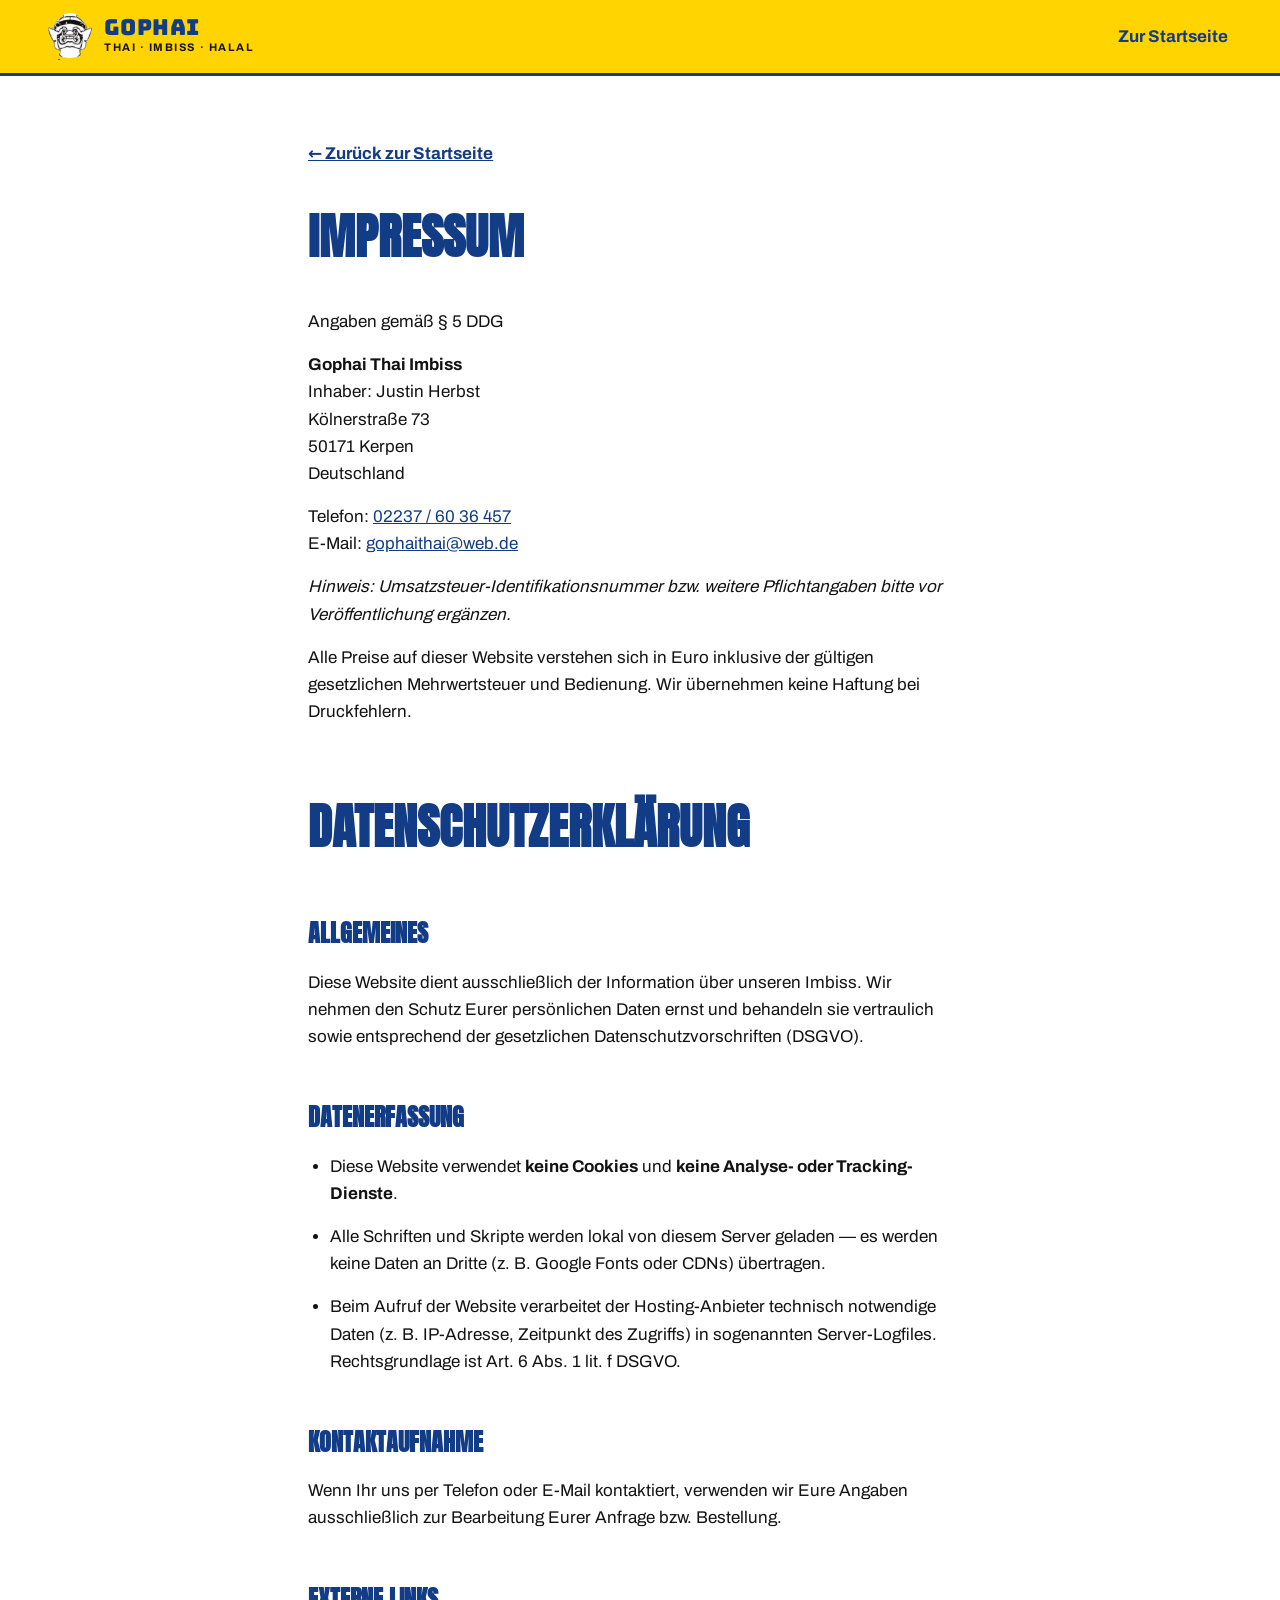
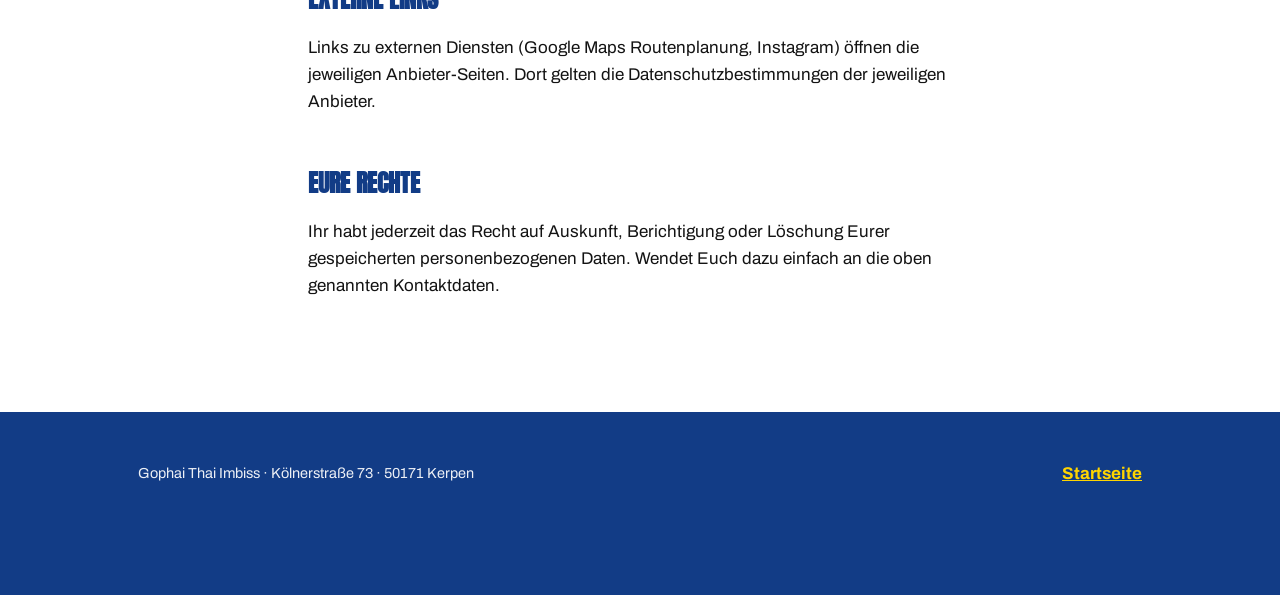
<file: impressum.html>
<!DOCTYPE html>
<html lang="de">
<head>
  <meta charset="UTF-8">
  <meta name="viewport" content="width=device-width, initial-scale=1">
  <title>Impressum &amp; Datenschutz · Gophai Thai Imbiss Kerpen</title>
  <meta name="robots" content="noindex">
  <link rel="icon" type="image/png" href="assets/img/favicon.png">
  <link rel="stylesheet" href="css/style.css">
  <style>
    .legal {
      max-width: 760px; margin: 0 auto;
      padding: var(--space-6) clamp(16px, 4vw, 48px) var(--space-7);
      background: var(--weiss);
    }
    .legal-wrap { background: var(--weiss); }
    .legal h1 { font-family: var(--font-head); color: var(--blau); font-size: clamp(32px, 5vw, 48px); text-transform: uppercase; margin-bottom: var(--space-4); }
    .legal h2 { font-family: var(--font-head); color: var(--blau); font-size: 24px; text-transform: uppercase; margin: var(--space-5) 0 var(--space-2); }
    .legal p, .legal li { margin-bottom: var(--space-2); max-width: 65ch; }
    .legal ul { list-style: disc; padding-left: 22px; }
    .legal .back { display: inline-block; margin-bottom: var(--space-4); font-weight: 700; }
  </style>
</head>
<body class="legal-wrap">
  <header class="site-header">
    <a class="brand" href="index.html" aria-label="Zurück zur Startseite">
      <img src="assets/img/mask.webp" alt="" width="41" height="44" class="brand__mask">
      <span class="brand__text">
        <span class="brand__name">Gophai</span>
        <span class="brand__sub">Thai · Imbiss · Halal</span>
      </span>
    </a>
    <nav class="main-nav" aria-label="Hauptnavigation">
      <a href="index.html">Zur Startseite</a>
    </nav>
  </header>

  <main class="legal">
    <a class="back" href="index.html">← Zurück zur Startseite</a>

    <h1>Impressum</h1>
    <p>Angaben gemäß § 5 DDG</p>
    <p>
      <strong>Gophai Thai Imbiss</strong><br>
      Inhaber: Justin Herbst<br>
      Kölnerstraße 73<br>
      50171 Kerpen<br>
      Deutschland
    </p>
    <p>
      Telefon: <a href="tel:+4922376036457">02237 / 60 36 457</a><br>
      E-Mail: <a href="mailto:gophaithai@web.de">gophaithai@web.de</a>
    </p>
    <p><em>Hinweis: Umsatzsteuer-Identifikationsnummer bzw. weitere Pflichtangaben bitte vor Veröffentlichung ergänzen.</em></p>
    <p>Alle Preise auf dieser Website verstehen sich in Euro inklusive der gültigen gesetzlichen Mehrwertsteuer und Bedienung. Wir übernehmen keine Haftung bei Druckfehlern.</p>

    <h1 id="datenschutz" style="margin-top: var(--space-6);">Datenschutzerklärung</h1>
    <h2>Allgemeines</h2>
    <p>Diese Website dient ausschließlich der Information über unseren Imbiss. Wir nehmen den Schutz Eurer persönlichen Daten ernst und behandeln sie vertraulich sowie entsprechend der gesetzlichen Datenschutzvorschriften (DSGVO).</p>
    <h2>Datenerfassung</h2>
    <ul>
      <li>Diese Website verwendet <strong>keine Cookies</strong> und <strong>keine Analyse- oder Tracking-Dienste</strong>.</li>
      <li>Alle Schriften und Skripte werden lokal von diesem Server geladen — es werden keine Daten an Dritte (z. B. Google Fonts oder CDNs) übertragen.</li>
      <li>Beim Aufruf der Website verarbeitet der Hosting-Anbieter technisch notwendige Daten (z. B. IP-Adresse, Zeitpunkt des Zugriffs) in sogenannten Server-Logfiles. Rechtsgrundlage ist Art. 6 Abs. 1 lit. f DSGVO.</li>
    </ul>
    <h2>Kontaktaufnahme</h2>
    <p>Wenn Ihr uns per Telefon oder E-Mail kontaktiert, verwenden wir Eure Angaben ausschließlich zur Bearbeitung Eurer Anfrage bzw. Bestellung.</p>
    <h2>Externe Links</h2>
    <p>Links zu externen Diensten (Google Maps Routenplanung, Instagram) öffnen die jeweiligen Anbieter-Seiten. Dort gelten die Datenschutzbestimmungen der jeweiligen Anbieter.</p>
    <h2>Eure Rechte</h2>
    <p>Ihr habt jederzeit das Recht auf Auskunft, Berichtigung oder Löschung Eurer gespeicherten personenbezogenen Daten. Wendet Euch dazu einfach an die oben genannten Kontaktdaten.</p>
  </main>

  <footer class="site-footer">
    <div class="site-footer__inner">
      <p>Gophai Thai Imbiss · Kölnerstraße 73 · 50171 Kerpen</p>
      <nav aria-label="Rechtliches">
        <a href="index.html">Startseite</a>
      </nav>
    </div>
  </footer>
</body>
</html>
</file>
<file: css/style.css>
/* ═══════════════════════════════════════════════════════════════
   GOPHAI THAI IMBISS — Design nach Vibe & Brand Konzept 2026
   Farbwelt: Sonnengelb · Royalblau · Chili-Rot · Tiefschwarz · Weiß
   ═══════════════════════════════════════════════════════════════ */

@font-face {
  font-family: 'Bungee';
  src: url('../assets/fonts/bungee-latin-400-normal.woff2') format('woff2');
  font-weight: 400; font-style: normal; font-display: swap;
}
@font-face {
  font-family: 'Anton';
  src: url('../assets/fonts/anton-latin-400-normal.woff2') format('woff2');
  font-weight: 400; font-style: normal; font-display: swap;
}
@font-face {
  font-family: 'Permanent Marker';
  src: url('../assets/fonts/permanent-marker-latin-400-normal.woff2') format('woff2');
  font-weight: 400; font-style: normal; font-display: swap;
}
@font-face {
  font-family: 'Archivo';
  src: url('../assets/fonts/archivo-latin-400-normal.woff2') format('woff2');
  font-weight: 400; font-style: normal; font-display: swap;
}
@font-face {
  font-family: 'Archivo';
  src: url('../assets/fonts/archivo-latin-500-normal.woff2') format('woff2');
  font-weight: 500; font-style: normal; font-display: swap;
}
@font-face {
  font-family: 'Archivo';
  src: url('../assets/fonts/archivo-latin-700-normal.woff2') format('woff2');
  font-weight: 700; font-style: normal; font-display: swap;
}

:root {
  --gelb: #FFD400;
  --gelb-hell: #FFE566;
  --blau: #123C86;
  --blau-dunkel: #0C2B63;
  --rot: #D6301F;
  --schwarz: #131313;
  --weiss: #FFFFFF;
  --creme: #FAF3E1;
  --creme-dunkel: #F0E6C8;

  --font-display: 'Bungee', 'Anton', sans-serif;
  --font-head: 'Anton', 'Arial Narrow', sans-serif;
  --font-marker: 'Permanent Marker', cursive;
  --font-body: 'Archivo', system-ui, sans-serif;

  --space-1: 8px;  --space-2: 16px; --space-3: 24px;
  --space-4: 32px; --space-5: 48px; --space-6: 64px; --space-7: 96px;

  --radius: 14px;
  --radius-lg: 22px;
  --shadow-card: 0 10px 30px rgba(12, 43, 99, .18);
  --shadow-pop: 6px 6px 0 var(--blau);
  --dur: .25s;
  --ease: cubic-bezier(.22, .9, .35, 1);
  --header-h: 76px;
}

* { margin: 0; padding: 0; box-sizing: border-box; }

html { scroll-behavior: smooth; }
html.lenis, html.lenis body { height: auto; }
.lenis.lenis-smooth { scroll-behavior: auto !important; }

body {
  font-family: var(--font-body);
  font-size: 17px;
  line-height: 1.6;
  color: var(--schwarz);
  background: var(--gelb);
  -webkit-font-smoothing: antialiased;
  overflow-x: clip;
}

img { max-width: 100%; height: auto; display: block; }
a { color: var(--blau); }
ul { list-style: none; }
address { font-style: normal; }

::selection { background: var(--blau); color: var(--gelb); }

:focus-visible {
  outline: 3px solid var(--rot);
  outline-offset: 3px;
  border-radius: 4px;
}

.skip-link {
  position: absolute; top: -60px; left: var(--space-2);
  background: var(--blau); color: var(--weiss);
  padding: 12px 20px; border-radius: 0 0 var(--radius) var(--radius);
  z-index: 300; font-weight: 700; text-decoration: none;
  transition: top var(--dur) var(--ease);
}
.skip-link:focus { top: 0; }

/* ── Buttons & Chips ─────────────────────────────────────────── */
.btn {
  display: inline-flex; align-items: center; gap: 10px;
  font-family: var(--font-body); font-weight: 700; font-size: 16px;
  padding: 14px 24px; min-height: 48px;
  border-radius: var(--radius); border: 3px solid var(--blau);
  text-decoration: none; cursor: pointer;
  transition: transform var(--dur) var(--ease), box-shadow var(--dur) var(--ease),
              background var(--dur) var(--ease), color var(--dur) var(--ease);
  touch-action: manipulation;
}
.btn:hover { transform: translate(-2px, -2px); box-shadow: var(--shadow-pop); }
.btn:active { transform: translate(0, 0); box-shadow: 2px 2px 0 var(--blau); }
.btn--blue { background: var(--blau); color: var(--weiss); }
.btn--blue:hover { background: var(--blau-dunkel); }
.btn--outline { background: var(--weiss); color: var(--blau); }
.btn--yellow { background: var(--gelb); color: var(--blau); border-color: var(--gelb); }
.btn--yellow:hover { box-shadow: 6px 6px 0 rgba(0,0,0,.35); }
.btn--red { background: var(--rot); color: var(--weiss); border-color: var(--weiss); }
.btn--red:hover { box-shadow: 6px 6px 0 rgba(0,0,0,.35); }
.btn--big { font-size: 18px; padding: 16px 30px; }

.chip {
  display: inline-flex; align-items: center;
  background: var(--weiss); color: var(--blau);
  font-weight: 700; font-size: 14px;
  padding: 6px 14px; border-radius: 999px;
  border: 2px solid var(--blau);
}
.chip--blue { background: var(--blau); color: var(--weiss); }

.ico { width: 20px; height: 20px; flex: none; }
.ico--big { width: 34px; height: 34px; }

/* ── Header ──────────────────────────────────────────────────── */
.site-header {
  position: sticky; top: 0; z-index: 100;
  display: flex; align-items: center; gap: var(--space-3);
  height: var(--header-h);
  padding: 0 clamp(16px, 4vw, 48px);
  background: var(--gelb);
  border-bottom: 3px solid var(--blau);
}
.brand {
  display: flex; align-items: center; gap: 12px;
  text-decoration: none; margin-right: auto;
}
.brand__mask { width: 44px; height: auto; }
.brand__name {
  display: block; font-family: var(--font-display);
  font-size: 22px; line-height: 1; color: var(--blau); letter-spacing: .02em;
}
.brand__sub {
  display: block; font-size: 11px; font-weight: 700;
  letter-spacing: .14em; text-transform: uppercase; color: var(--schwarz);
}
.main-nav { display: flex; gap: clamp(12px, 2vw, 28px); }
.main-nav a {
  font-weight: 700; text-decoration: none; color: var(--blau);
  padding: 10px 4px; position: relative;
}
.main-nav a::after {
  content: ''; position: absolute; left: 0; right: 100%; bottom: 4px;
  height: 3px; background: var(--rot);
  transition: right var(--dur) var(--ease);
}
.main-nav a:hover::after, .main-nav a:focus-visible::after { right: 0; }

.nav-toggle {
  display: none; flex-direction: column; justify-content: center; gap: 5px;
  width: 48px; height: 48px; padding: 10px;
  background: var(--blau); border: none; border-radius: var(--radius);
  cursor: pointer;
}
.nav-toggle span {
  display: block; height: 3px; border-radius: 2px;
  background: var(--gelb);
  transition: transform var(--dur) var(--ease), opacity var(--dur) var(--ease);
}
.nav-toggle[aria-expanded="true"] span:nth-child(1) { transform: translateY(8px) rotate(45deg); }
.nav-toggle[aria-expanded="true"] span:nth-child(2) { opacity: 0; }
.nav-toggle[aria-expanded="true"] span:nth-child(3) { transform: translateY(-8px) rotate(-45deg); }

.mobile-menu[hidden] { display: none; }
.mobile-menu {
  position: fixed; inset: var(--header-h) 0 0 0; z-index: 90;
  background: var(--blau);
  display: flex; flex-direction: column; align-items: center; justify-content: center;
  gap: var(--space-3); padding: var(--space-4);
  text-align: center;
}
.mobile-menu nav { display: flex; flex-direction: column; gap: var(--space-2); }
.mobile-menu nav a {
  font-family: var(--font-display); font-size: clamp(28px, 8vw, 40px);
  color: var(--gelb); text-decoration: none; padding: 6px 12px;
}
.mobile-menu nav a:hover { color: var(--weiss); }
.mobile-menu__hours { color: var(--weiss); font-weight: 500; }

/* ── Hero ────────────────────────────────────────────────────── */
.hero {
  background: var(--gelb);
  position: relative;
  overflow: clip;
}
.hero__inner {
  display: grid; grid-template-columns: minmax(0, 1.15fr) minmax(0, .85fr);
  align-items: center; gap: var(--space-5);
  max-width: 1200px; margin: 0 auto;
  padding: clamp(40px, 7vh, 90px) clamp(16px, 4vw, 48px) clamp(48px, 8vh, 110px);
}
.hero__eyebrow { display: flex; flex-wrap: wrap; gap: 10px; margin-bottom: var(--space-3); }
.hero__title {
  font-family: var(--font-display); color: var(--blau);
  font-size: clamp(52px, 9vw, 118px);
  line-height: .95; letter-spacing: .01em;
}
.hero__title-line { display: block; overflow: hidden; }
.hero__title-line--sub { font-size: .38em; color: var(--schwarz); margin-top: 10px; }
.hero__word { display: inline-block; }
.hero__word .char { display: inline-block; will-change: transform; }
.hero__scribble {
  font-family: var(--font-marker); font-size: clamp(22px, 3vw, 30px);
  color: var(--rot); transform: rotate(-2deg);
  margin: var(--space-3) 0 var(--space-2);
}
.hero__lead { max-width: 46ch; font-size: 18px; margin-bottom: var(--space-4); }
.hero__cta { display: flex; flex-wrap: wrap; gap: var(--space-2); margin-bottom: var(--space-3); }
.hero__status { font-weight: 700; color: var(--blau); }
.hero__status .dot {
  display: inline-block; width: 10px; height: 10px; border-radius: 50%;
  margin-right: 8px; background: #1B9E4B;
}
.hero__status.is-closed .dot { background: var(--rot); }

.hero__visual {
  position: relative;
  display: flex; align-items: center; justify-content: center;
  min-height: 440px;
}

.polaroid {
  background: var(--weiss); padding: 12px 12px 8px;
  border-radius: 8px; box-shadow: var(--shadow-card);
  transform: rotate(3deg);
}
.polaroid img { border-radius: 4px; }
.polaroid figcaption {
  font-family: var(--font-marker); font-size: 17px; color: var(--schwarz);
  text-align: center; padding: 8px 4px 4px;
}
.polaroid--main {
  position: relative; z-index: 2;
  width: min(70%, 300px); transform: rotate(3deg);
}
.polaroid--accent {
  position: absolute; z-index: 1;
  top: -3%; right: -2%;
  width: min(48%, 200px); transform: rotate(7deg);
}
.polaroid--accent figcaption { display: none; }
.polaroid--accent img { min-height: 150px; object-fit: cover; }

/* Halal-Siegel — vektorbasierter Marken-Anker (ersetzt die Maske im Hero) */
.hero__seal {
  position: absolute; z-index: 3;
  left: -8%; bottom: -11%;
  width: clamp(104px, 15vw, 158px); aspect-ratio: 1;
  filter: drop-shadow(0 10px 22px rgba(12, 43, 99, .3));
}
.seal-ring {
  display: block; width: 100%; height: 100%;
  transform-origin: 50% 50%;
  animation: seal-spin 26s linear infinite;
}
@keyframes seal-spin { to { transform: rotate(360deg); } }
.seal-core {
  position: absolute; inset: 0;
  display: flex; flex-direction: column; align-items: center; justify-content: center;
  gap: 1px; line-height: 1; text-align: center;
}
.seal-core span:first-child {
  font-family: var(--font-display); color: var(--weiss);
  font-size: clamp(18px, 2.6vw, 25px);
}
.seal-core span:last-child {
  font-family: var(--font-head); color: var(--gelb);
  font-size: clamp(13px, 1.9vw, 18px);
  letter-spacing: .1em; text-transform: uppercase; margin-top: 3px;
}

/* ── Marquee ─────────────────────────────────────────────────── */
.marquee {
  background: var(--blau); color: var(--gelb);
  overflow: hidden; white-space: nowrap;
  border-top: 3px solid var(--blau); border-bottom: 3px solid var(--blau);
  padding: 12px 0;
}
.marquee__track {
  display: inline-flex;
  animation: marquee 28s linear infinite;
}
.marquee__track span {
  font-family: var(--font-head); font-size: 18px; letter-spacing: .08em;
}
@keyframes marquee {
  from { transform: translateX(0); }
  to   { transform: translateX(-50%); }
}

/* ── Quick-Info ──────────────────────────────────────────────── */
.quick-info { background: var(--blau); padding: var(--space-6) clamp(16px, 4vw, 48px); }
.quick-info__grid {
  display: grid; grid-template-columns: repeat(3, 1fr);
  gap: var(--space-3); max-width: 1100px; margin: 0 auto;
}
.qcard {
  background: var(--weiss); border-radius: var(--radius-lg);
  padding: var(--space-4);
  border: 3px solid var(--blau-dunkel);
  transition: transform var(--dur) var(--ease);
}
.qcard:hover { transform: translateY(-4px); }
.qcard .ico--big { color: var(--rot); margin-bottom: var(--space-2); }
.qcard h3 { font-family: var(--font-head); font-size: 22px; color: var(--blau); margin-bottom: 6px; letter-spacing: .02em; }
.qcard a { font-weight: 700; }

/* ── About ───────────────────────────────────────────────────── */
.about { background: var(--weiss); padding: var(--space-7) clamp(16px, 4vw, 48px); }
.about__inner {
  display: grid; grid-template-columns: minmax(0, .9fr) minmax(0, 1.1fr);
  gap: var(--space-6); align-items: center;
  max-width: 1100px; margin: 0 auto;
}
.polaroid--team { transform: rotate(-3deg); }
.scribble {
  font-family: var(--font-marker); font-size: clamp(20px, 2.6vw, 26px);
  color: var(--blau); transform: rotate(-2deg); display: inline-block;
  margin-bottom: var(--space-2);
}
.scribble--red { color: var(--rot); }
.scribble--yellow { color: var(--gelb); }
.section-title {
  font-family: var(--font-head);
  font-size: clamp(38px, 6vw, 64px);
  line-height: 1.02; color: var(--blau);
  letter-spacing: .01em; text-transform: uppercase;
  margin-bottom: var(--space-3);
}
.section-title--onblue { color: var(--gelb); }
.about p { margin-bottom: var(--space-2); max-width: 56ch; }
.fact-chips { display: flex; flex-wrap: wrap; gap: var(--space-2); margin-top: var(--space-3); }
.fact-chips li {
  background: var(--gelb); border: 3px solid var(--blau);
  border-radius: var(--radius); padding: 10px 18px;
  font-weight: 700; color: var(--blau);
}
.fact-chips strong { font-family: var(--font-head); font-size: 22px; margin-right: 6px; }

/* ── Showcase (Foto-Stack) ───────────────────────────────────── */
.showcase { background: var(--schwarz); position: relative; }
.showcase__pin {
  min-height: 100svh;
  display: flex; flex-direction: column; align-items: center; justify-content: center;
  gap: var(--space-4); padding: var(--space-6) clamp(16px, 4vw, 48px);
  overflow: clip;
}
.showcase__title {
  font-family: var(--font-head); text-transform: uppercase;
  font-size: clamp(36px, 6vw, 72px); color: var(--weiss);
  text-align: center; letter-spacing: .02em;
}
.showcase__title span { color: var(--gelb); }
.showcase__stack {
  position: relative; width: min(520px, 88vw); aspect-ratio: 5 / 5.2;
}
.showcase__card {
  position: absolute; inset: 0;
  background: var(--weiss); border-radius: var(--radius-lg);
  padding: 14px; box-shadow: 0 24px 60px rgba(0,0,0,.45);
  display: flex; flex-direction: column;
}
.showcase__card img {
  border-radius: 10px; width: 100%; height: 100%;
  object-fit: cover; flex: 1; min-height: 0;
}
.showcase__card figcaption {
  display: flex; align-items: center; gap: 10px;
  padding: 12px 4px 2px; font-weight: 700; color: var(--schwarz);
}
.showcase__card:nth-child(1) { transform: rotate(-2deg); }
.showcase__card:nth-child(2) { transform: rotate(2.5deg); }
.showcase__card:nth-child(3) { transform: rotate(-1.5deg); }

/* Fallback ohne JS / bei reduzierter Bewegung: Karten untereinander */
.showcase__stack--static { aspect-ratio: auto; display: grid; gap: var(--space-3); }
.showcase__stack--static .showcase__card { position: static; transform: none !important; }
@media (max-width: 640px) {
  .showcase__pin { min-height: 0; }
  .showcase__stack { aspect-ratio: auto; display: grid; gap: var(--space-3); }
  .showcase__card { position: static; transform: none !important; }
}

/* ── Menu ────────────────────────────────────────────────────── */
.menu { background: var(--creme); padding: var(--space-7) clamp(16px, 4vw, 48px); }
.menu__head { max-width: 900px; margin: 0 auto var(--space-5); text-align: center; }
.menu__head .scribble { color: var(--rot); }
.menu__sub { max-width: 60ch; margin: 0 auto var(--space-3); }
.menu__badges { display: flex; flex-wrap: wrap; gap: 10px; justify-content: center; }
.badge {
  background: var(--weiss); border: 2px solid var(--blau); color: var(--blau);
  font-weight: 700; font-size: 14px; padding: 8px 16px; border-radius: 999px;
}
.badge--halal { background: var(--schwarz); color: var(--weiss); border-color: var(--schwarz); }

.menu__toolbar {
  position: sticky; top: var(--header-h); z-index: 40;
  max-width: 1000px; margin: 0 auto var(--space-4);
  background: var(--creme);
  padding: var(--space-2) 0;
  display: flex; flex-direction: column; gap: var(--space-2);
  border-bottom: 3px solid var(--blau);
}
.menu__search {
  display: flex; align-items: center; gap: 10px;
  background: var(--weiss); border: 3px solid var(--blau);
  border-radius: var(--radius); padding: 0 16px;
}
.menu__search .ico { color: var(--blau); }
.menu__search input {
  flex: 1; border: none; background: none;
  font: inherit; padding: 13px 0; min-height: 48px;
  color: var(--schwarz);
}
.menu__search input:focus { outline: none; }
.menu__search:focus-within { outline: 3px solid var(--rot); outline-offset: 2px; }

.menu__filters { display: flex; flex-wrap: wrap; gap: 8px; }
.filter-chip {
  font: inherit; font-weight: 700; font-size: 14px;
  background: var(--weiss); color: var(--blau);
  border: 2px solid var(--blau); border-radius: 999px;
  padding: 9px 16px; min-height: 40px; cursor: pointer;
  transition: background var(--dur) var(--ease), color var(--dur) var(--ease), transform var(--dur) var(--ease);
}
.filter-chip:hover { transform: translateY(-2px); }
.filter-chip[aria-pressed="true"] { background: var(--blau); color: var(--gelb); }

.menu__list { max-width: 1000px; margin: 0 auto; }
.menu-cat { margin-bottom: var(--space-5); }
.menu-cat__header {
  display: flex; align-items: center; justify-content: space-between; gap: var(--space-2);
  background: var(--blau); color: var(--weiss);
  border-radius: var(--radius); padding: 14px 20px;
  margin-bottom: var(--space-2);
}
.menu-cat__title {
  font-family: var(--font-head); font-size: clamp(22px, 3vw, 28px);
  text-transform: uppercase; letter-spacing: .04em;
}
.menu-cat__note { font-family: var(--font-marker); font-size: 15px; color: var(--gelb); }
.menu-cat__grid { display: grid; grid-template-columns: 1fr 1fr; gap: 10px; }
.menu-item {
  display: grid; grid-template-columns: auto 1fr auto;
  gap: 4px 14px; align-items: baseline;
  background: var(--weiss); border-radius: var(--radius);
  padding: 14px 18px;
  border: 2px solid transparent;
  transition: border-color var(--dur) var(--ease), transform var(--dur) var(--ease);
}
.menu-item:hover { border-color: var(--blau); transform: translateY(-2px); }
.menu-item__nr {
  font-family: var(--font-head); font-size: 20px; color: var(--rot);
  min-width: 34px;
}
.menu-item__name { font-weight: 700; color: var(--schwarz); }
.menu-item__name sup { font-weight: 500; color: #6b6b6b; font-size: 11px; margin-left: 4px; }
.menu-item__price {
  font-family: var(--font-head); font-size: 19px; color: var(--blau);
  white-space: nowrap; font-variant-numeric: tabular-nums;
}
.menu-item__desc {
  grid-column: 2 / 3; font-size: 14.5px; color: #4a4a4a; line-height: 1.45;
}
.menu-item__chilis { display: inline-flex; gap: 2px; margin-left: 8px; vertical-align: middle; }
.chili-ico { width: 13px; height: 13px; fill: var(--rot); }
.menu-empty {
  text-align: center; padding: var(--space-6) var(--space-3);
  font-weight: 500; color: var(--blau);
}
.menu-empty .scribble { display: block; margin-bottom: var(--space-1); }

.menu__legend {
  max-width: 1000px; margin: var(--space-6) auto 0;
  display: grid; grid-template-columns: repeat(3, 1fr); gap: var(--space-3);
}
.legend-block {
  background: var(--weiss); border: 3px solid var(--blau);
  border-radius: var(--radius-lg); padding: var(--space-3);
}
.legend-block h3 {
  font-family: var(--font-head); color: var(--blau); font-size: 19px;
  text-transform: uppercase; letter-spacing: .03em; margin-bottom: 10px;
}
.legend-block h3 + .legend-inline { margin-bottom: var(--space-2); }
.legend-block__hint { font-size: 14px; margin-bottom: 10px; }
.legend-inline { font-size: 14px; color: #4a4a4a; }
.spice-legend li {
  display: flex; align-items: center; gap: 10px;
  padding: 6px 0; font-size: 15px;
}
.spice-legend .chilis { display: inline-flex; gap: 2px; min-width: 64px; }
.spice-legend .surcharge { margin-left: auto; font-weight: 700; color: var(--blau); font-variant-numeric: tabular-nums; }
.notes-list li {
  position: relative; padding: 5px 0 5px 22px; font-size: 14.5px;
}
.notes-list li::before {
  content: '+'; position: absolute; left: 0; top: 3px;
  color: var(--rot); font-weight: 700; font-size: 18px;
}

/* ── Party ───────────────────────────────────────────────────── */
.party { background: var(--blau); padding: var(--space-7) clamp(16px, 4vw, 48px); }
.party__inner {
  display: grid; grid-template-columns: minmax(0, 1.1fr) minmax(0, .9fr);
  gap: var(--space-6); align-items: center;
  max-width: 1100px; margin: 0 auto;
}
.party__copy { color: var(--weiss); }
.party__copy p { max-width: 54ch; margin-bottom: var(--space-3); }
.party__features { margin-bottom: var(--space-4); }
.party__features li {
  display: flex; align-items: center; gap: 12px;
  padding: 9px 0; font-weight: 500;
}
.party__features .ico { color: var(--gelb); width: 24px; height: 24px; }
.polaroid--party { transform: rotate(2.5deg); }

/* ── Contact ─────────────────────────────────────────────────── */
.contact { background: var(--gelb); padding: var(--space-7) clamp(16px, 4vw, 48px); }
.contact__inner {
  display: grid; grid-template-columns: 1fr 1fr;
  gap: var(--space-6); max-width: 1000px; margin: 0 auto;
}
.contact address p { margin-bottom: var(--space-2); }
.contact__phone {
  font-family: var(--font-head); font-size: clamp(26px, 4vw, 36px);
  color: var(--blau); text-decoration: none;
}
.contact__phone:hover { color: var(--rot); }
.contact__block h3 {
  font-family: var(--font-head); color: var(--blau); font-size: 20px;
  text-transform: uppercase; letter-spacing: .03em;
  margin: var(--space-3) 0 var(--space-2);
}
.contact__block h3:first-child { margin-top: 0; }
.contact__block .btn { margin-top: var(--space-2); }
.hours-table { width: 100%; border-collapse: collapse; }
.hours-table th, .hours-table td {
  text-align: left; padding: 12px 14px;
  border-bottom: 2px solid rgba(18, 60, 134, .25);
  font-variant-numeric: tabular-nums;
}
.hours-table th { font-weight: 700; color: var(--schwarz); }
.hours-table td { font-weight: 700; color: var(--blau); text-align: right; }
.hours-table .is-closed td { color: var(--rot); }
.contact__today { font-weight: 700; color: var(--blau); margin-top: var(--space-2); }
.contact__today .dot {
  display: inline-block; width: 10px; height: 10px; border-radius: 50%;
  margin-right: 8px; background: #1B9E4B;
}
.contact__today.is-closed .dot { background: var(--rot); }
.service-chips { display: flex; flex-wrap: wrap; gap: 8px; }
.service-chips li {
  background: var(--weiss); border: 2px solid var(--blau);
  border-radius: 999px; padding: 8px 16px;
  font-weight: 700; font-size: 14px; color: var(--blau);
}

/* ── Footer ──────────────────────────────────────────────────── */
.site-footer { background: var(--blau); color: var(--weiss); }
.marquee--footer { background: var(--gelb); color: var(--blau); }
.site-footer__inner {
  display: flex; flex-wrap: wrap; align-items: center; gap: var(--space-4);
  max-width: 1100px; margin: 0 auto;
  padding: var(--space-5) clamp(16px, 4vw, 48px) calc(var(--space-5) + 60px);
}
.site-footer__inner p { flex: 1; min-width: 240px; font-size: 14.5px; opacity: .92; }
.site-footer__inner nav { display: flex; gap: var(--space-3); }
.site-footer__inner a { color: var(--gelb); font-weight: 700; }

/* ── Mobile Call-Bar ─────────────────────────────────────────── */
.call-bar {
  position: fixed; left: 12px; right: 12px; z-index: 80;
  bottom: calc(12px + env(safe-area-inset-bottom, 0px));
  display: none; align-items: center; justify-content: center; gap: 10px;
  background: var(--rot); color: var(--weiss);
  font-weight: 700; font-size: 15px; text-decoration: none;
  min-height: 54px; padding: 12px 16px;
  border-radius: 999px; box-shadow: 0 10px 26px rgba(0,0,0,.32);
  transform: translateY(120%); opacity: 0;
  transition: transform .35s var(--ease), opacity .35s var(--ease);
}
.call-bar.is-visible { transform: translateY(0); opacity: 1; }

/* ── Animation-Basis (JS setzt .is-ready) ────────────────────── */
.js .anim-hero, .js .anim-up, .js .hero__seal { will-change: transform, opacity; }

/* ── Responsive ──────────────────────────────────────────────── */
@media (max-width: 1024px) {
  .hero__inner { gap: var(--space-4); }
  .menu-cat__grid { grid-template-columns: 1fr; }
  .menu__legend { grid-template-columns: 1fr; }
}

@media (max-width: 860px) {
  .main-nav, .header-call { display: none; }
  .nav-toggle { display: flex; }
  .hero__inner { grid-template-columns: 1fr; padding-bottom: var(--space-7); }
  .hero__visual { min-height: 360px; margin-top: var(--space-3); }
  .polaroid--main { width: min(62%, 270px); }
  .polaroid--accent { width: min(42%, 175px); top: -2%; right: 3%; }
  .hero__seal { left: 1%; bottom: -3%; }
  .quick-info__grid { grid-template-columns: 1fr; }
  .about__inner, .party__inner, .contact__inner { grid-template-columns: 1fr; gap: var(--space-4); }
  .polaroid--team { max-width: 420px; margin: 0 auto; }
  .call-bar { display: flex; }
  .site-footer__inner { padding-bottom: calc(var(--space-6) + 70px); }
}

@media (max-width: 480px) {
  body { font-size: 16px; }
  .hero__title { font-size: clamp(44px, 15vw, 64px); }
  .btn--big { width: 100%; justify-content: center; }
  .menu-item { grid-template-columns: auto 1fr; }
  .menu-item__price { grid-column: 2 / 3; justify-self: end; }
  .menu-item__desc { grid-column: 1 / 3; }
}

/* ── Reduced Motion ──────────────────────────────────────────── */
@media (prefers-reduced-motion: reduce) {
  html { scroll-behavior: auto; }
  *, *::before, *::after {
    animation-duration: .01ms !important;
    animation-iteration-count: 1 !important;
    transition-duration: .01ms !important;
  }
  .marquee__track { animation: none; }
}
</file>
